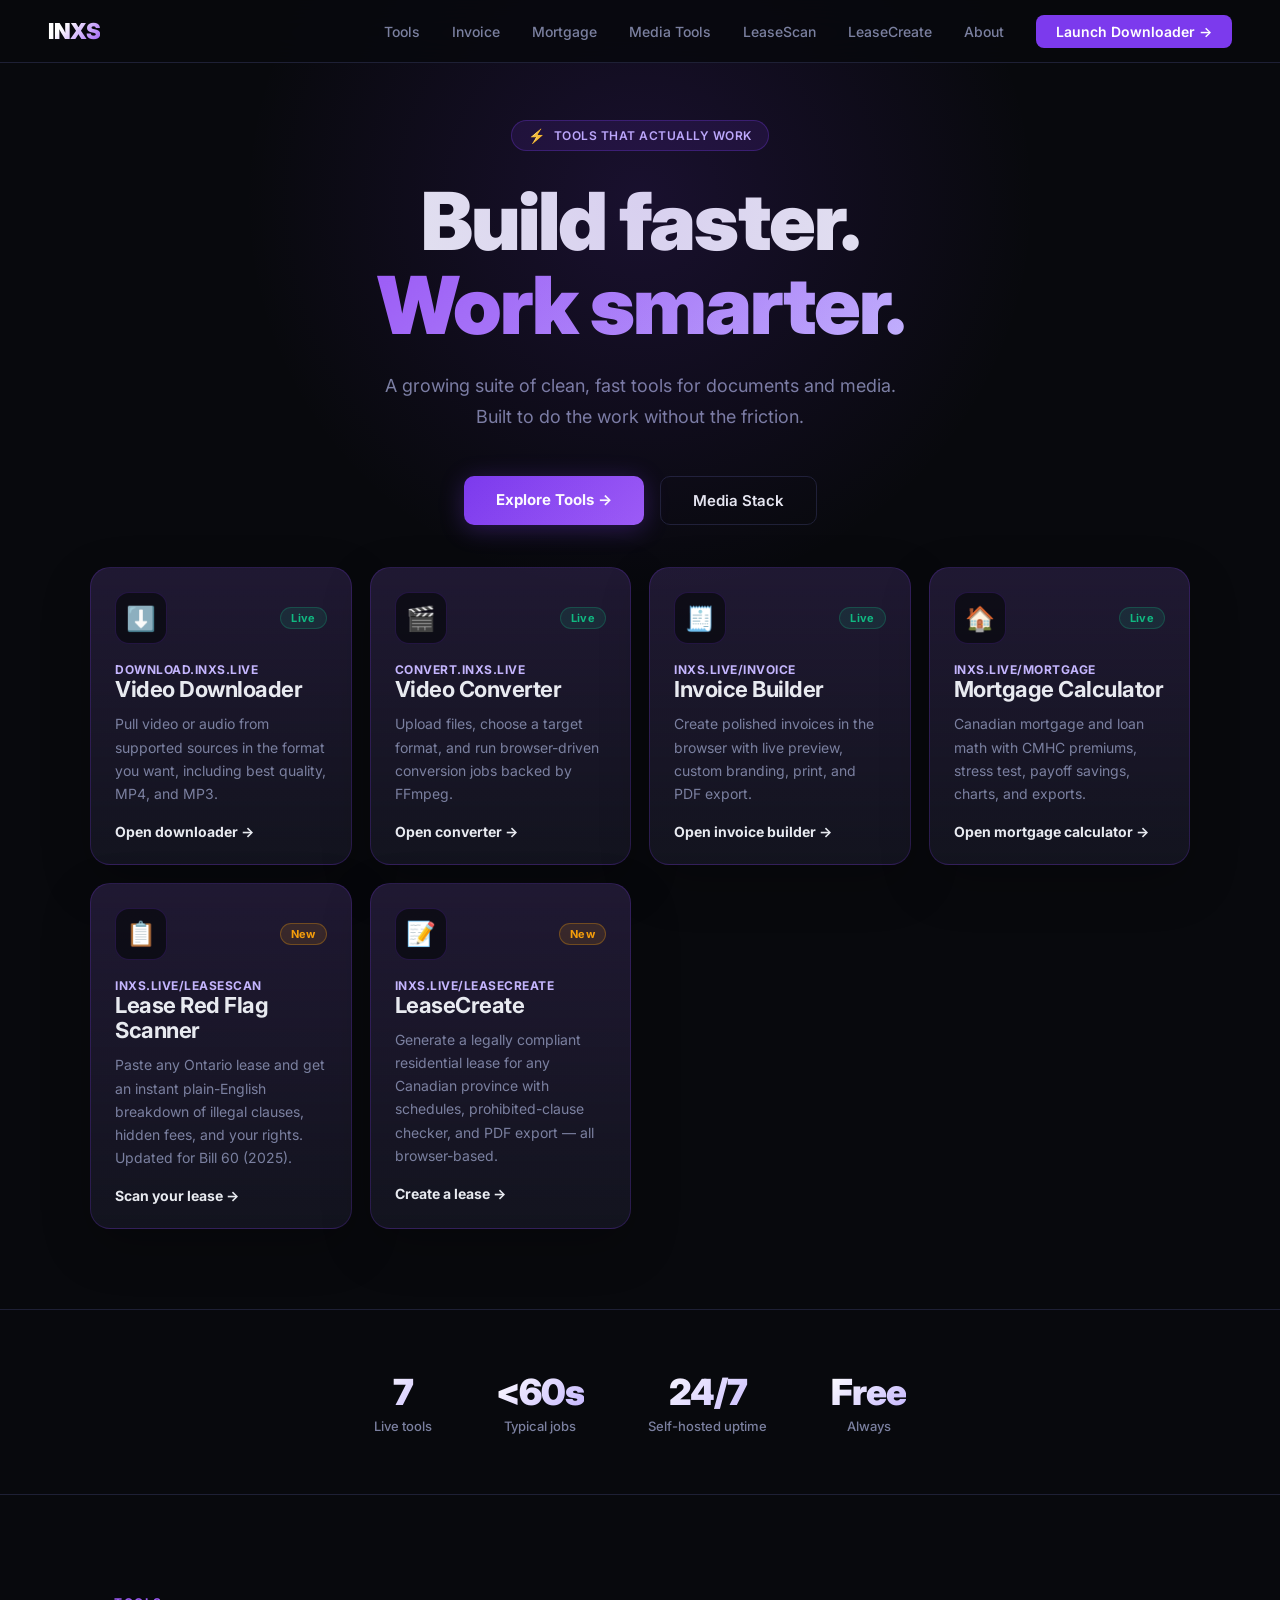
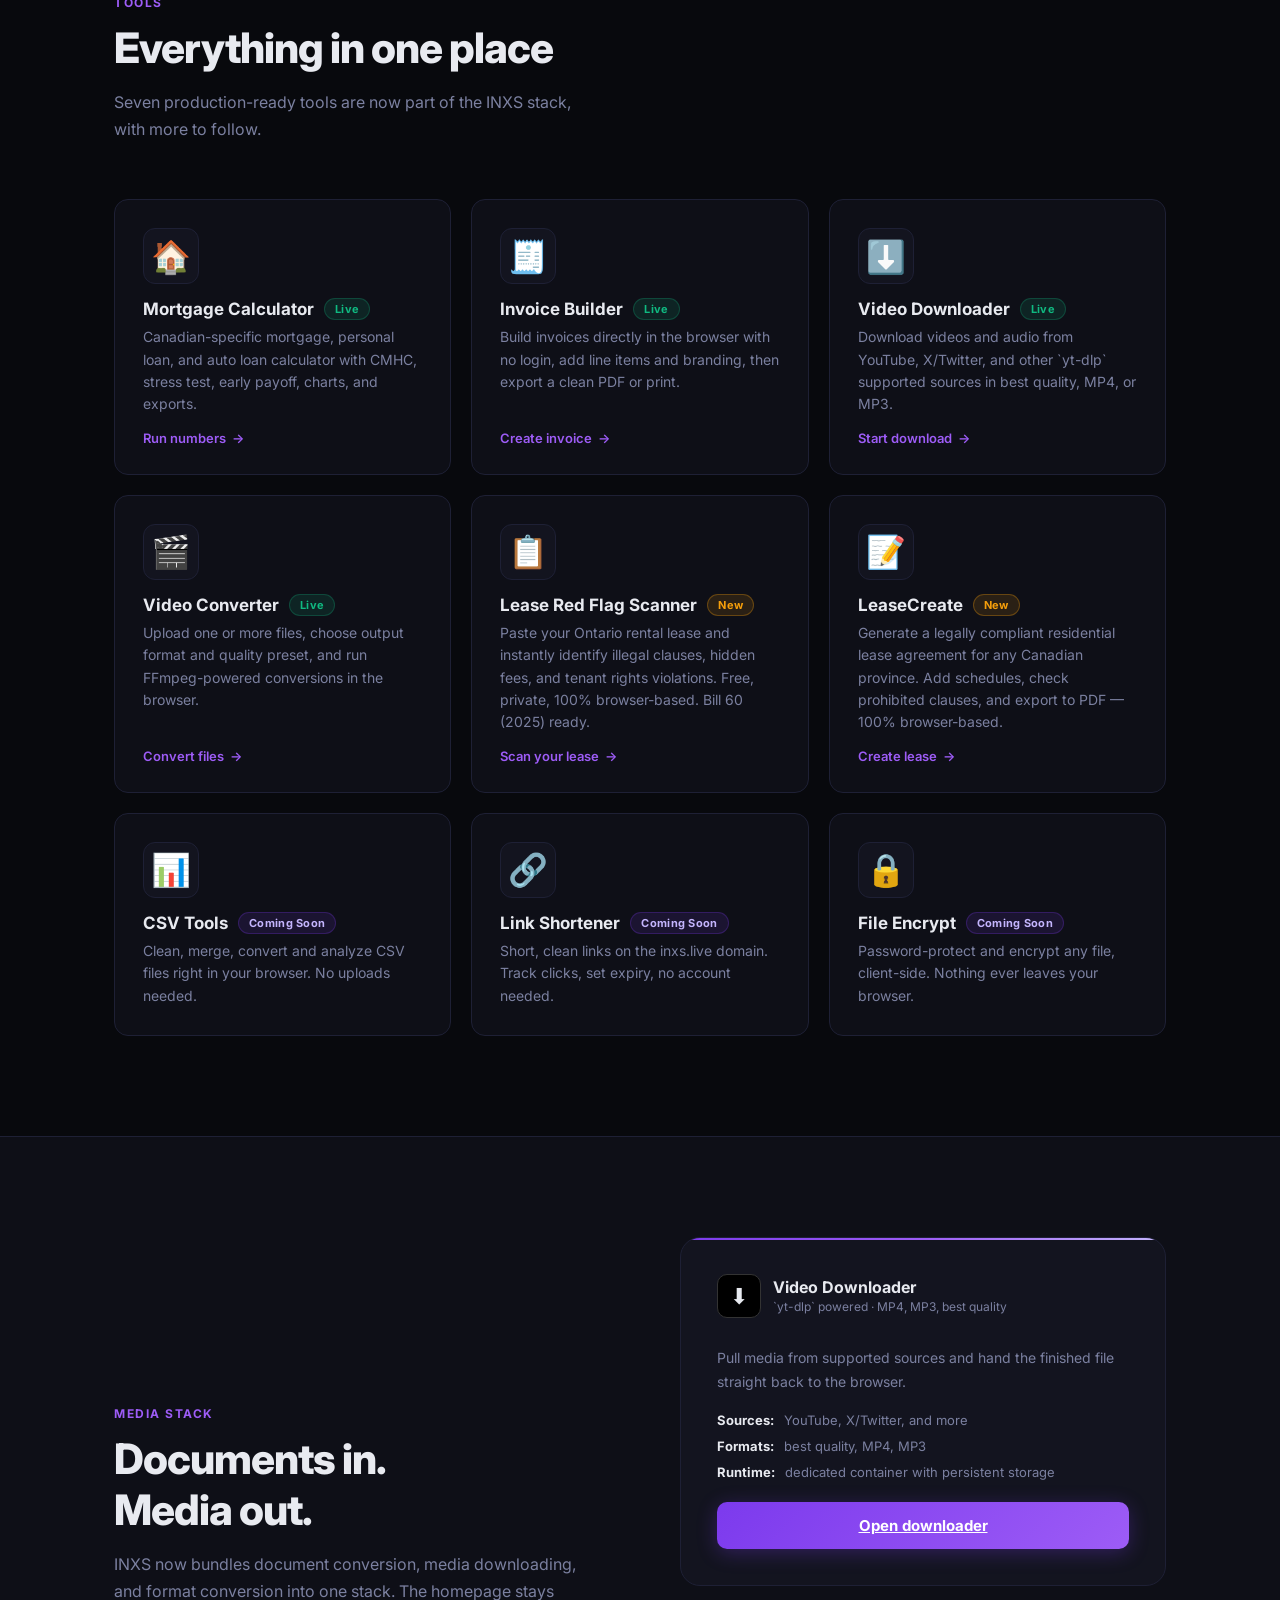
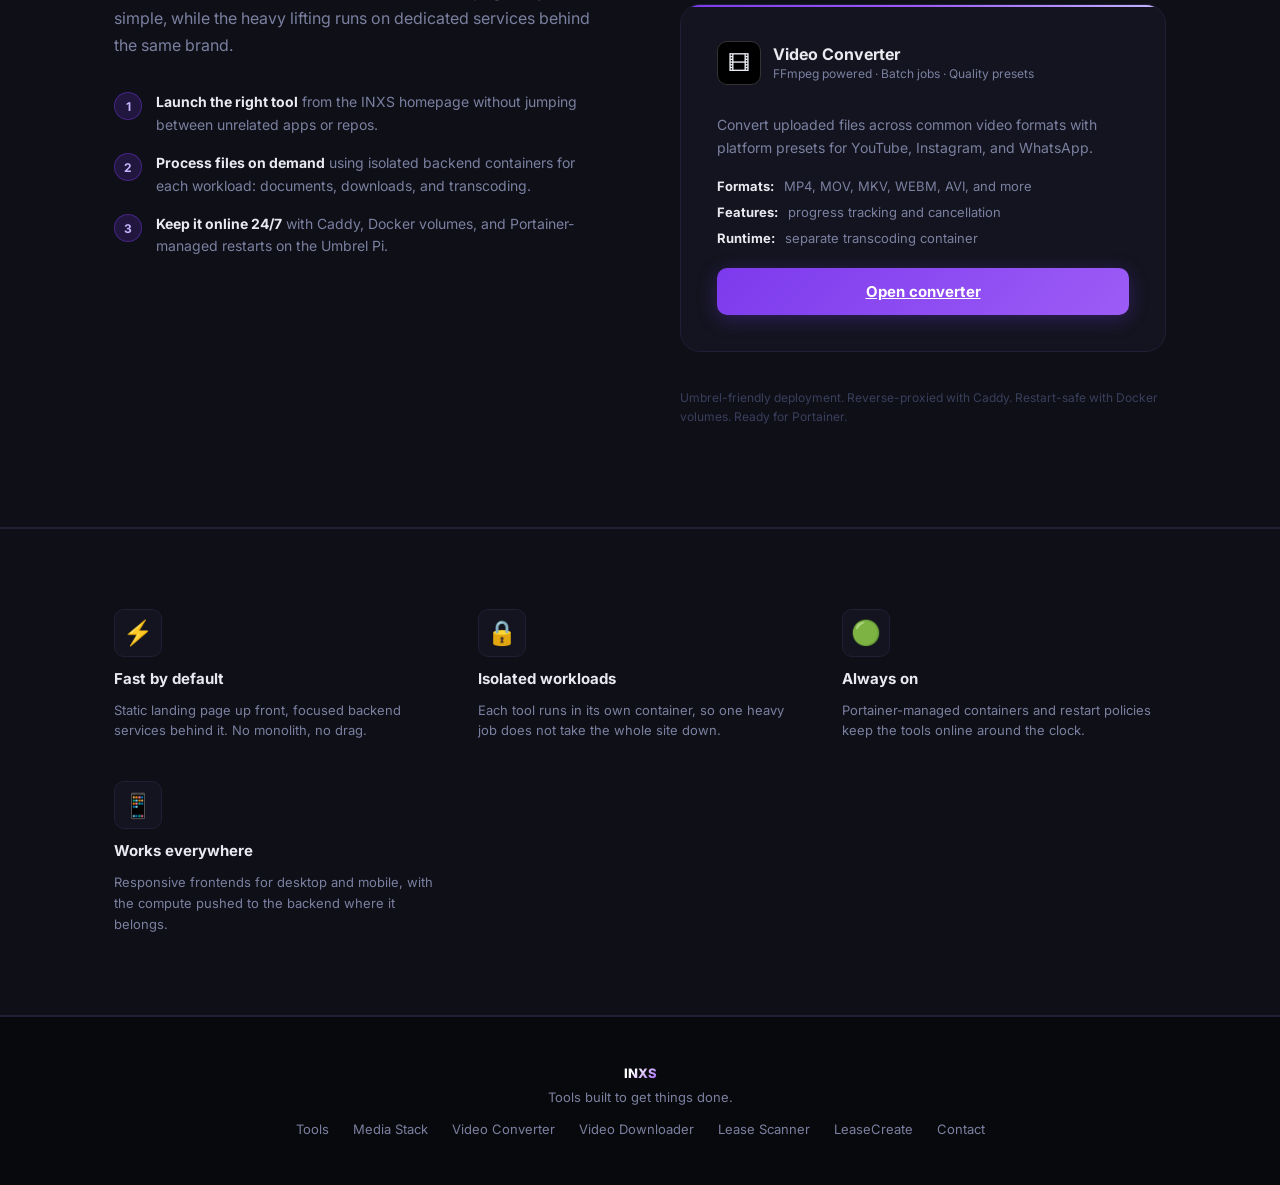
<file: index.html>
<!DOCTYPE html>
<html lang="en">
<head>
  <meta charset="UTF-8"/>
  <meta name="viewport" content="width=device-width, initial-scale=1.0"/>
  <title>INXS — Tools & Services</title>
  <meta name="description" content="A growing suite of tools and services. Fast, clean, built to get things done."/>
  <link rel="icon" type="image/png" href="/favicon.png" />
  <link rel="apple-touch-icon" href="/favicon-180.png" />
  <link rel="preconnect" href="https://fonts.googleapis.com"/>
  <link href="https://fonts.googleapis.com/css2?family=Inter:wght@300;400;500;600;700;800;900&display=swap" rel="stylesheet"/>
  <style>
    *, *::before, *::after { box-sizing: border-box; margin: 0; padding: 0; }

    :root {
      --bg:        #08090d;
      --bg2:       #0e0f17;
      --bg3:       #13141f;
      --border:    #1e2035;
      --purple:    #7c3aed;
      --purple2:   #9d5cf6;
      --purple3:   #c4b5fd;
      --purple-glow: rgba(124,58,237,0.18);
      --text:      #e8eaf0;
      --muted:     #7b80a0;
      --faint:     #3a3f5c;
    }

    html { scroll-behavior: smooth; }

    body {
      font-family: 'Inter', sans-serif;
      background: var(--bg);
      color: var(--text);
      min-height: 100vh;
      overflow-x: hidden;
    }

    /* ── NAV ── */
    nav {
      position: fixed;
      top: 0; left: 0; right: 0;
      z-index: 100;
      display: flex;
      align-items: center;
      justify-content: space-between;
      padding: 18px 48px;
      background: rgba(8,9,13,0.85);
      backdrop-filter: blur(16px);
      border-bottom: 1px solid var(--border);
    }

    .nav-logo {
      font-size: 22px;
      font-weight: 900;
      letter-spacing: -0.5px;
      background: linear-gradient(135deg, #fff 30%, var(--purple2));
      -webkit-background-clip: text;
      -webkit-text-fill-color: transparent;
    }

    .nav-links {
      display: flex;
      gap: 32px;
      list-style: none;
    }

    .nav-links a {
      color: var(--muted);
      text-decoration: none;
      font-size: 14px;
      font-weight: 500;
      transition: color 0.2s;
    }

    .nav-links a:hover { color: var(--text); }

    .nav-cta {
      background: var(--purple);
      color: #fff !important;
      padding: 8px 20px;
      border-radius: 8px;
      font-weight: 600 !important;
      transition: background 0.2s, transform 0.2s !important;
    }

    .nav-cta:hover {
      background: var(--purple2) !important;
      transform: translateY(-1px);
      color: #fff !important;
    }

    /* ── HERO ── */
    .hero {
      min-height: 100vh;
      display: flex;
      flex-direction: column;
      align-items: center;
      justify-content: center;
      text-align: center;
      padding: 120px 24px 80px;
      position: relative;
      overflow: hidden;
    }

    .hero::before {
      content: '';
      position: absolute;
      top: -200px; left: 50%;
      transform: translateX(-50%);
      width: 800px; height: 800px;
      background: radial-gradient(circle, rgba(124,58,237,0.15) 0%, transparent 70%);
      pointer-events: none;
    }

    .hero-badge {
      display: inline-flex;
      align-items: center;
      gap: 8px;
      background: rgba(124,58,237,0.12);
      border: 1px solid rgba(124,58,237,0.3);
      border-radius: 999px;
      padding: 6px 16px;
      font-size: 12px;
      font-weight: 600;
      color: var(--purple3);
      letter-spacing: 0.5px;
      text-transform: uppercase;
      margin-bottom: 28px;
    }

    .hero-badge span { font-size: 14px; }

    h1 {
      font-size: clamp(42px, 7vw, 80px);
      font-weight: 900;
      line-height: 1.05;
      letter-spacing: -2px;
      margin-bottom: 24px;
      max-width: 820px;
    }

    h1 em {
      font-style: normal;
      background: linear-gradient(135deg, var(--purple2), var(--purple3));
      -webkit-background-clip: text;
      -webkit-text-fill-color: transparent;
    }

    .hero-sub {
      font-size: 18px;
      color: var(--muted);
      max-width: 520px;
      line-height: 1.7;
      margin-bottom: 44px;
      font-weight: 400;
    }

    .hero-actions {
      display: flex;
      gap: 16px;
      flex-wrap: wrap;
      justify-content: center;
    }

    .featured-tools {
      width: min(1100px, 100%);
      margin-top: 42px;
      display: grid;
      grid-template-columns: repeat(auto-fit, minmax(240px, 1fr));
      gap: 18px;
    }

    .featured-tool {
      text-align: left;
      text-decoration: none;
      color: inherit;
      background:
        linear-gradient(180deg, rgba(157,92,246,0.12), rgba(19,20,31,0.92)),
        var(--bg2);
      border: 1px solid rgba(124,58,237,0.22);
      border-radius: 20px;
      padding: 24px;
      box-shadow: 0 18px 50px rgba(0,0,0,0.22);
      transition: transform 0.2s, border-color 0.2s, box-shadow 0.2s;
    }

    .featured-tool:hover {
      transform: translateY(-4px);
      border-color: rgba(124,58,237,0.5);
      box-shadow: 0 24px 60px rgba(124,58,237,0.16);
    }

    .featured-tool-top {
      display: flex;
      align-items: center;
      justify-content: space-between;
      gap: 16px;
      margin-bottom: 18px;
    }

    .featured-tool-icon {
      width: 52px;
      height: 52px;
      border-radius: 14px;
      display: flex;
      align-items: center;
      justify-content: center;
      background: rgba(8,9,13,0.7);
      border: 1px solid rgba(124,58,237,0.2);
      font-size: 24px;
    }

    .featured-tool-domain {
      font-size: 12px;
      color: var(--purple3);
      font-weight: 700;
      letter-spacing: 0.5px;
      text-transform: uppercase;
    }

    .featured-tool h3 {
      font-size: 22px;
      line-height: 1.15;
      letter-spacing: -0.5px;
      margin-bottom: 10px;
    }

    .featured-tool p {
      font-size: 14px;
      line-height: 1.65;
      color: var(--muted);
      margin-bottom: 18px;
    }

    .featured-tool-link {
      font-size: 14px;
      font-weight: 700;
      color: var(--text);
    }

    .btn-primary {
      background: linear-gradient(135deg, var(--purple), var(--purple2));
      color: #fff;
      padding: 14px 32px;
      border-radius: 10px;
      font-size: 15px;
      font-weight: 700;
      text-decoration: none;
      transition: transform 0.2s, box-shadow 0.2s;
      box-shadow: 0 4px 24px rgba(124,58,237,0.3);
    }

    .btn-primary:hover {
      transform: translateY(-2px);
      box-shadow: 0 8px 32px rgba(124,58,237,0.45);
    }

    .btn-ghost {
      background: transparent;
      color: var(--text);
      padding: 14px 32px;
      border-radius: 10px;
      font-size: 15px;
      font-weight: 600;
      text-decoration: none;
      border: 1px solid var(--border);
      transition: border-color 0.2s, background 0.2s;
    }

    .btn-ghost:hover {
      border-color: var(--faint);
      background: var(--bg3);
    }

    /* ── STATS ── */
    .stats {
      display: flex;
      justify-content: center;
      gap: 64px;
      padding: 60px 48px;
      border-top: 1px solid var(--border);
      border-bottom: 1px solid var(--border);
      flex-wrap: wrap;
    }

    .stat-item { text-align: center; }

    .stat-num {
      font-size: 36px;
      font-weight: 900;
      letter-spacing: -1px;
      background: linear-gradient(135deg, #fff, var(--purple3));
      -webkit-background-clip: text;
      -webkit-text-fill-color: transparent;
    }

    .stat-label {
      font-size: 13px;
      color: var(--muted);
      margin-top: 4px;
      font-weight: 500;
    }

    /* ── SECTION ── */
    section {
      max-width: 1100px;
      margin: 0 auto;
      padding: 100px 24px;
    }

    .section-tag {
      font-size: 12px;
      font-weight: 700;
      letter-spacing: 1.5px;
      text-transform: uppercase;
      color: var(--purple2);
      margin-bottom: 12px;
    }

    .section-title {
      font-size: clamp(28px, 4vw, 42px);
      font-weight: 800;
      letter-spacing: -1px;
      margin-bottom: 16px;
    }

    .section-sub {
      font-size: 16px;
      color: var(--muted);
      max-width: 480px;
      line-height: 1.7;
      margin-bottom: 56px;
    }

    /* ── TOOLS GRID ── */
    .tools-grid {
      display: grid;
      grid-template-columns: repeat(auto-fill, minmax(300px, 1fr));
      gap: 20px;
    }

    .tool-card {
      background: var(--bg2);
      border: 1px solid var(--border);
      border-radius: 14px;
      padding: 28px;
      text-decoration: none;
      color: inherit;
      display: flex;
      flex-direction: column;
      gap: 14px;
      transition: border-color 0.2s, transform 0.2s, box-shadow 0.2s;
      position: relative;
      overflow: hidden;
    }

    .tool-card::before {
      content: '';
      position: absolute;
      top: 0; left: 0; right: 0;
      height: 1px;
      background: linear-gradient(90deg, transparent, var(--purple), transparent);
      opacity: 0;
      transition: opacity 0.3s;
    }

    .tool-card:hover {
      border-color: rgba(124,58,237,0.4);
      transform: translateY(-3px);
      box-shadow: 0 12px 40px rgba(124,58,237,0.12);
    }

    .tool-card:hover::before { opacity: 1; }

    .tool-icon {
      font-size: 32px;
      width: 56px; height: 56px;
      background: var(--bg3);
      border-radius: 12px;
      display: flex;
      align-items: center;
      justify-content: center;
      border: 1px solid var(--border);
    }

    .tool-name {
      font-size: 17px;
      font-weight: 700;
      color: var(--text);
    }

    .tool-desc {
      font-size: 14px;
      color: var(--muted);
      line-height: 1.6;
    }

    .tool-link {
      font-size: 13px;
      font-weight: 600;
      color: var(--purple2);
      display: flex;
      align-items: center;
      gap: 6px;
      margin-top: auto;
    }

    .tool-badge {
      display: inline-block;
      font-size: 11px;
      font-weight: 700;
      padding: 3px 10px;
      border-radius: 999px;
      letter-spacing: 0.3px;
    }

    .badge-live {
      background: rgba(16,185,129,0.12);
      color: #10b981;
      border: 1px solid rgba(16,185,129,0.25);
    }

    .badge-soon {
      background: rgba(124,58,237,0.12);
      color: var(--purple3);
      border: 1px solid rgba(124,58,237,0.25);
    }

    .badge-new {
      background: rgba(245,158,11,0.12);
      color: #f59e0b;
      border: 1px solid rgba(245,158,11,0.3);
    }

    /* ── COMING SOON CARD ── */
    .tool-card.coming-soon {
      opacity: 0.55;
      cursor: default;
    }

    .tool-card.coming-soon:hover {
      transform: none;
      box-shadow: none;
      border-color: var(--border);
    }

    /* ── MEDIA TOOLS SECTION ── */
    .downloader-section {
      background: var(--bg2);
      border-top: 1px solid var(--border);
      border-bottom: 1px solid var(--border);
    }

    .downloader-inner {
      max-width: 1100px;
      margin: 0 auto;
      padding: 100px 24px;
      display: grid;
      grid-template-columns: 1fr 1fr;
      gap: 80px;
      align-items: center;
    }

    .downloader-copy .section-sub { margin-bottom: 0; }

    .downloader-steps {
      margin-top: 32px;
      display: flex;
      flex-direction: column;
      gap: 16px;
    }

    .downloader-step {
      display: flex;
      align-items: flex-start;
      gap: 14px;
    }

    .step-num {
      width: 28px;
      height: 28px;
      min-width: 28px;
      background: var(--purple-glow);
      border: 1px solid rgba(124,58,237,0.4);
      border-radius: 50%;
      display: flex;
      align-items: center;
      justify-content: center;
      font-size: 12px;
      font-weight: 700;
      color: var(--purple3);
      margin-top: 1px;
    }

    .step-text {
      font-size: 14px;
      color: var(--muted);
      line-height: 1.6;
    }

    .step-text strong { color: var(--text); }

    /* ── TOOL LAUNCH CARDS ── */
    .launch-grid {
      display: grid;
      gap: 18px;
    }

    .downloader-widget {
      background: var(--bg3);
      border: 1px solid var(--border);
      border-radius: 20px;
      padding: 36px;
      position: relative;
      overflow: hidden;
    }

    .downloader-widget::before {
      content: '';
      position: absolute;
      top: 0; left: 0; right: 0;
      height: 2px;
      background: linear-gradient(90deg, var(--purple), var(--purple2), var(--purple3));
    }

    .widget-header {
      display: flex;
      align-items: center;
      gap: 12px;
      margin-bottom: 28px;
    }

    .widget-icon {
      width: 44px;
      height: 44px;
      background: #000;
      border-radius: 10px;
      display: flex;
      align-items: center;
      justify-content: center;
      font-size: 22px;
      border: 1px solid #333;
    }

    .widget-title {
      font-size: 16px;
      font-weight: 700;
    }

    .widget-sub {
      font-size: 12px;
      color: var(--muted);
      margin-top: 2px;
    }

    .launch-card p {
      font-size: 14px;
      line-height: 1.7;
      color: var(--muted);
      margin-bottom: 18px;
    }

    .launch-list {
      list-style: none;
      display: grid;
      gap: 10px;
      margin-bottom: 22px;
    }

    .launch-list li {
      font-size: 13px;
      color: var(--muted);
      display: flex;
      gap: 10px;
      align-items: flex-start;
    }

    .launch-list strong {
      color: var(--text);
      font-weight: 700;
    }

    .dl-btn {
      width: 100%;
      padding: 14px;
      background: linear-gradient(135deg, var(--purple), var(--purple2));
      color: #fff;
      border: none;
      border-radius: 10px;
      font-size: 15px;
      font-weight: 700;
      font-family: inherit;
      cursor: pointer;
      transition: transform 0.15s, box-shadow 0.15s, opacity 0.15s;
      box-shadow: 0 4px 20px rgba(124,58,237,0.3);
      display: flex;
      align-items: center;
      justify-content: center;
      gap: 8px;
    }

    .dl-btn:hover {
      transform: translateY(-1px);
      box-shadow: 0 8px 28px rgba(124,58,237,0.45);
    }

    .privacy-note {
      margin-top: 18px;
      font-size: 12px;
      color: var(--faint);
      line-height: 1.6;
    }

    /* ── FEATURE STRIP ── */
    .features {
      background: var(--bg2);
      border-top: 1px solid var(--border);
      border-bottom: 1px solid var(--border);
    }

    .features-inner {
      max-width: 1100px;
      margin: 0 auto;
      padding: 80px 24px;
      display: grid;
      grid-template-columns: repeat(auto-fill, minmax(240px, 1fr));
      gap: 40px;
    }

    .feature-item { display: flex; flex-direction: column; gap: 12px; }

    .feature-icon {
      font-size: 24px;
      width: 48px; height: 48px;
      background: var(--bg3);
      border-radius: 10px;
      display: flex;
      align-items: center;
      justify-content: center;
      border: 1px solid var(--border);
    }

    .feature-title {
      font-size: 15px;
      font-weight: 700;
    }

    .feature-desc {
      font-size: 13px;
      color: var(--muted);
      line-height: 1.6;
    }

    /* ── FOOTER ── */
    footer {
      text-align: center;
      padding: 48px 24px;
      border-top: 1px solid var(--border);
      color: var(--muted);
      font-size: 13px;
    }

    footer strong {
      background: linear-gradient(135deg, #fff 30%, var(--purple2));
      -webkit-background-clip: text;
      -webkit-text-fill-color: transparent;
      font-weight: 800;
    }

    footer .footer-links {
      display: flex;
      justify-content: center;
      gap: 24px;
      margin-top: 16px;
    }

    footer .footer-links a {
      color: var(--muted);
      text-decoration: none;
      font-size: 13px;
      transition: color 0.2s;
    }

    footer .footer-links a:hover { color: var(--text); }

    /* ── RESPONSIVE ── */
    @media (max-width: 900px) {
      .downloader-inner {
        grid-template-columns: 1fr;
        gap: 48px;
      }

      .featured-tools {
        grid-template-columns: 1fr;
      }
    }

    @media (max-width: 768px) {
      nav { padding: 16px 20px; }
      .nav-links { display: none; }
      .stats { gap: 32px; padding: 48px 24px; }
    }

    /* ── SCROLL ANIMATION ── */
    .fade-up {
      opacity: 0;
      transform: translateY(24px);
      transition: opacity 0.6s ease, transform 0.6s ease;
    }

    .fade-up.visible {
      opacity: 1;
      transform: none;
    }
  </style>
</head>
<body>

  <!-- NAV -->
  <nav>
    <div class="nav-logo">INXS</div>
    <ul class="nav-links">
      <li><a href="#tools">Tools</a></li>
      <li><a href="/invoice">Invoice</a></li>
      <li><a href="/mortgage">Mortgage</a></li>
      <li><a href="#downloader">Media Tools</a></li>
      <li><a href="/leasescan">LeaseScan</a></li>
      <li><a href="/leasecreate/">LeaseCreate</a></li>
      <li><a href="#about">About</a></li>
      <li><a href="https://download.inxs.live" class="nav-cta">Launch Downloader →</a></li>
    </ul>
  </nav>

  <!-- HERO -->
  <div class="hero">
    <div class="hero-badge"><span>⚡</span> Tools that actually work</div>
    <h1>Build faster.<br/><em>Work smarter.</em></h1>
    <p class="hero-sub">A growing suite of clean, fast tools for documents and media. Built to do the work without the friction.</p>
    <div class="hero-actions">
      <a href="#tools" class="btn-primary">Explore Tools →</a>
      <a href="#downloader" class="btn-ghost">Media Stack</a>
    </div>
    <div class="featured-tools fade-up">
      <a class="featured-tool" href="https://download.inxs.live">
        <div class="featured-tool-top">
          <div class="featured-tool-icon">⬇️</div>
          <div class="tool-badge badge-live">Live</div>
        </div>
        <div class="featured-tool-domain">download.inxs.live</div>
        <h3>Video Downloader</h3>
        <p>Pull video or audio from supported sources in the format you want, including best quality, MP4, and MP3.</p>
        <div class="featured-tool-link">Open downloader →</div>
      </a>
      <a class="featured-tool" href="https://convert.inxs.live">
        <div class="featured-tool-top">
          <div class="featured-tool-icon">🎬</div>
          <div class="tool-badge badge-live">Live</div>
        </div>
        <div class="featured-tool-domain">convert.inxs.live</div>
        <h3>Video Converter</h3>
        <p>Upload files, choose a target format, and run browser-driven conversion jobs backed by FFmpeg.</p>
        <div class="featured-tool-link">Open converter →</div>
      </a>
      <a class="featured-tool" href="/invoice">
        <div class="featured-tool-top">
          <div class="featured-tool-icon">🧾</div>
          <div class="tool-badge badge-live">Live</div>
        </div>
        <div class="featured-tool-domain">inxs.live/invoice</div>
        <h3>Invoice Builder</h3>
        <p>Create polished invoices in the browser with live preview, custom branding, print, and PDF export.</p>
        <div class="featured-tool-link">Open invoice builder →</div>
      </a>
      <a class="featured-tool" href="/mortgage">
        <div class="featured-tool-top">
          <div class="featured-tool-icon">🏠</div>
          <div class="tool-badge badge-live">Live</div>
        </div>
        <div class="featured-tool-domain">inxs.live/mortgage</div>
        <h3>Mortgage Calculator</h3>
        <p>Canadian mortgage and loan math with CMHC premiums, stress test, payoff savings, charts, and exports.</p>
        <div class="featured-tool-link">Open mortgage calculator →</div>
      </a>
      <a class="featured-tool" href="/leasescan">
        <div class="featured-tool-top">
          <div class="featured-tool-icon">📋</div>
          <div class="tool-badge badge-new">New</div>
        </div>
        <div class="featured-tool-domain">inxs.live/leasescan</div>
        <h3>Lease Red Flag Scanner</h3>
        <p>Paste any Ontario lease and get an instant plain-English breakdown of illegal clauses, hidden fees, and your rights. Updated for Bill 60 (2025).</p>
        <div class="featured-tool-link">Scan your lease →</div>
      </a>
      <a class="featured-tool" href="/leasecreate/">
        <div class="featured-tool-top">
          <div class="featured-tool-icon">📝</div>
          <div class="tool-badge badge-new">New</div>
        </div>
        <div class="featured-tool-domain">inxs.live/leasecreate</div>
        <h3>LeaseCreate</h3>
        <p>Generate a legally compliant residential lease for any Canadian province with schedules, prohibited-clause checker, and PDF export — all browser-based.</p>
        <div class="featured-tool-link">Create a lease →</div>
      </a>
    </div>
  </div>

  <!-- STATS -->
  <div class="stats">
    <div class="stat-item fade-up">
      <div class="stat-num">7</div>
      <div class="stat-label">Live tools</div>
    </div>
    <div class="stat-item fade-up">
      <div class="stat-num">&lt;60s</div>
      <div class="stat-label">Typical jobs</div>
    </div>
    <div class="stat-item fade-up">
      <div class="stat-num">24/7</div>
      <div class="stat-label">Self-hosted uptime</div>
    </div>
    <div class="stat-item fade-up">
      <div class="stat-num">Free</div>
      <div class="stat-label">Always</div>
    </div>
  </div>

  <!-- TOOLS -->
  <section id="tools">
    <div class="section-tag fade-up">Tools</div>
    <h2 class="section-title fade-up">Everything in one place</h2>
    <p class="section-sub fade-up">Seven production-ready tools are now part of the INXS stack, with more to follow.</p>

    <div class="tools-grid">

      <a href="/mortgage" class="tool-card fade-up">
        <div class="tool-icon">🏠</div>
        <div>
          <div style="display:flex;align-items:center;gap:10px;margin-bottom:6px;">
            <div class="tool-name">Mortgage Calculator</div>
            <span class="tool-badge badge-live">Live</span>
          </div>
          <div class="tool-desc">Canadian-specific mortgage, personal loan, and auto loan calculator with CMHC, stress test, early payoff, charts, and exports.</div>
        </div>
        <div class="tool-link">Run numbers <span>→</span></div>
      </a>

      <a href="/invoice" class="tool-card fade-up">
        <div class="tool-icon">🧾</div>
        <div>
          <div style="display:flex;align-items:center;gap:10px;margin-bottom:6px;">
            <div class="tool-name">Invoice Builder</div>
            <span class="tool-badge badge-live">Live</span>
          </div>
          <div class="tool-desc">Build invoices directly in the browser with no login, add line items and branding, then export a clean PDF or print.</div>
        </div>
        <div class="tool-link">Create invoice <span>→</span></div>
      </a>

      <a href="https://download.inxs.live" class="tool-card fade-up">
        <div class="tool-icon">⬇️</div>
        <div>
          <div style="display:flex;align-items:center;gap:10px;margin-bottom:6px;">
            <div class="tool-name">Video Downloader</div>
            <span class="tool-badge badge-live">Live</span>
          </div>
          <div class="tool-desc">Download videos and audio from YouTube, X/Twitter, and other `yt-dlp` supported sources in best quality, MP4, or MP3.</div>
        </div>
        <div class="tool-link">Start download <span>→</span></div>
      </a>

      <a href="https://convert.inxs.live" class="tool-card fade-up">
        <div class="tool-icon">🎬</div>
        <div>
          <div style="display:flex;align-items:center;gap:10px;margin-bottom:6px;">
            <div class="tool-name">Video Converter</div>
            <span class="tool-badge badge-live">Live</span>
          </div>
          <div class="tool-desc">Upload one or more files, choose output format and quality preset, and run FFmpeg-powered conversions in the browser.</div>
        </div>
        <div class="tool-link">Convert files <span>→</span></div>
      </a>

      <a href="/leasescan" class="tool-card fade-up">
        <div class="tool-icon">📋</div>
        <div>
          <div style="display:flex;align-items:center;gap:10px;margin-bottom:6px;">
            <div class="tool-name">Lease Red Flag Scanner</div>
            <span class="tool-badge badge-new">New</span>
          </div>
          <div class="tool-desc">Paste your Ontario rental lease and instantly identify illegal clauses, hidden fees, and tenant rights violations. Free, private, 100% browser-based. Bill 60 (2025) ready.</div>
        </div>
        <div class="tool-link">Scan your lease <span>→</span></div>
      </a>

      <a href="/leasecreate/" class="tool-card fade-up">
        <div class="tool-icon">📝</div>
        <div>
          <div style="display:flex;align-items:center;gap:10px;margin-bottom:6px;">
            <div class="tool-name">LeaseCreate</div>
            <span class="tool-badge badge-new">New</span>
          </div>
          <div class="tool-desc">Generate a legally compliant residential lease agreement for any Canadian province. Add schedules, check prohibited clauses, and export to PDF — 100% browser-based.</div>
        </div>
        <div class="tool-link">Create lease <span>→</span></div>
      </a>

      <div class="tool-card coming-soon fade-up">
        <div class="tool-icon">📊</div>
        <div>
          <div style="display:flex;align-items:center;gap:10px;margin-bottom:6px;">
            <div class="tool-name">CSV Tools</div>
            <span class="tool-badge badge-soon">Coming Soon</span>
          </div>
          <div class="tool-desc">Clean, merge, convert and analyze CSV files right in your browser. No uploads needed.</div>
        </div>
      </div>

      <div class="tool-card coming-soon fade-up">
        <div class="tool-icon">🔗</div>
        <div>
          <div style="display:flex;align-items:center;gap:10px;margin-bottom:6px;">
            <div class="tool-name">Link Shortener</div>
            <span class="tool-badge badge-soon">Coming Soon</span>
          </div>
          <div class="tool-desc">Short, clean links on the inxs.live domain. Track clicks, set expiry, no account needed.</div>
        </div>
      </div>

      <div class="tool-card coming-soon fade-up">
        <div class="tool-icon">🔒</div>
        <div>
          <div style="display:flex;align-items:center;gap:10px;margin-bottom:6px;">
            <div class="tool-name">File Encrypt</div>
            <span class="tool-badge badge-soon">Coming Soon</span>
          </div>
          <div class="tool-desc">Password-protect and encrypt any file, client-side. Nothing ever leaves your browser.</div>
        </div>
      </div>

    </div>
  </section>

  <!-- ══════════════════════════════════════════
       MEDIA TOOLS SECTION
       ══════════════════════════════════════════ -->
  <div class="downloader-section" id="downloader">
    <div class="downloader-inner">

      <div class="downloader-copy fade-up">
        <div class="section-tag">Media Stack</div>
        <h2 class="section-title">Documents in.<br/>Media out.</h2>
        <p class="section-sub">
          INXS now bundles document conversion, media downloading, and format conversion into one stack.
          The homepage stays simple, while the heavy lifting runs on dedicated services behind the same brand.
        </p>

        <div class="downloader-steps">
          <div class="downloader-step">
            <div class="step-num">1</div>
            <div class="step-text">
              <strong>Launch the right tool</strong> from the INXS homepage without jumping between unrelated apps or repos.
            </div>
          </div>
          <div class="downloader-step">
            <div class="step-num">2</div>
            <div class="step-text">
              <strong>Process files on demand</strong> using isolated backend containers for each workload: documents, downloads, and transcoding.
            </div>
          </div>
          <div class="downloader-step">
            <div class="step-num">3</div>
            <div class="step-text">
              <strong>Keep it online 24/7</strong> with Caddy, Docker volumes, and Portainer-managed restarts on the Umbrel Pi.
            </div>
          </div>
        </div>
      </div>

      <div class="launch-grid fade-up">
        <div class="downloader-widget launch-card">
          <div class="widget-header">
            <div class="widget-icon">⬇</div>
            <div>
              <div class="widget-title">Video Downloader</div>
              <div class="widget-sub">`yt-dlp` powered · MP4, MP3, best quality</div>
            </div>
          </div>
          <p>Pull media from supported sources and hand the finished file straight back to the browser.</p>
          <ul class="launch-list">
            <li><strong>Sources:</strong> YouTube, X/Twitter, and more</li>
            <li><strong>Formats:</strong> best quality, MP4, MP3</li>
            <li><strong>Runtime:</strong> dedicated container with persistent storage</li>
          </ul>
          <a class="dl-btn" href="https://download.inxs.live">Open downloader</a>
        </div>

        <div class="downloader-widget launch-card">
          <div class="widget-header">
            <div class="widget-icon">🎞</div>
            <div>
              <div class="widget-title">Video Converter</div>
              <div class="widget-sub">FFmpeg powered · Batch jobs · Quality presets</div>
            </div>
          </div>
          <p>Convert uploaded files across common video formats with platform presets for YouTube, Instagram, and WhatsApp.</p>
          <ul class="launch-list">
            <li><strong>Formats:</strong> MP4, MOV, MKV, WEBM, AVI, and more</li>
            <li><strong>Features:</strong> progress tracking and cancellation</li>
            <li><strong>Runtime:</strong> separate transcoding container</li>
          </ul>
          <a class="dl-btn" href="https://convert.inxs.live">Open converter</a>
        </div>

        <p class="privacy-note">
          Umbrel-friendly deployment. Reverse-proxied with Caddy. Restart-safe with Docker volumes. Ready for Portainer.
        </p>
      </div>

    </div>
  </div>

  <!-- FEATURES -->
  <div class="features" id="about">
    <div class="features-inner">
      <div class="feature-item fade-up">
        <div class="feature-icon">⚡</div>
        <div class="feature-title">Fast by default</div>
        <div class="feature-desc">Static landing page up front, focused backend services behind it. No monolith, no drag.</div>
      </div>
      <div class="feature-item fade-up">
        <div class="feature-icon">🔒</div>
        <div class="feature-title">Isolated workloads</div>
        <div class="feature-desc">Each tool runs in its own container, so one heavy job does not take the whole site down.</div>
      </div>
      <div class="feature-item fade-up">
        <div class="feature-icon">🟢</div>
        <div class="feature-title">Always on</div>
        <div class="feature-desc">Portainer-managed containers and restart policies keep the tools online around the clock.</div>
      </div>
      <div class="feature-item fade-up">
        <div class="feature-icon">📱</div>
        <div class="feature-title">Works everywhere</div>
        <div class="feature-desc">Responsive frontends for desktop and mobile, with the compute pushed to the backend where it belongs.</div>
      </div>
    </div>
  </div>

  <!-- FOOTER -->
  <footer>
    <strong>INXS</strong>
    <p style="margin-top:8px;">Tools built to get things done.</p>
    <div class="footer-links">
      <a href="#tools">Tools</a>
      <a href="#downloader">Media Stack</a>
      <a href="https://convert.inxs.live">Video Converter</a>
      <a href="https://download.inxs.live">Video Downloader</a>
      <a href="/leasescan">Lease Scanner</a>
      <a href="/leasecreate/">LeaseCreate</a>
      <a href="mailto:hello@inxs.live">Contact</a>
    </div>
  </footer>

  <script>
    const observer = new IntersectionObserver((entries) => {
      entries.forEach((entry) => {
        if (entry.isIntersecting) {
          entry.target.classList.add('visible');
          observer.unobserve(entry.target);
        }
      });
    }, { threshold: 0.12 });

    document.querySelectorAll('.fade-up').forEach((item) => observer.observe(item));
  </script>

</body>
</html>
</file>
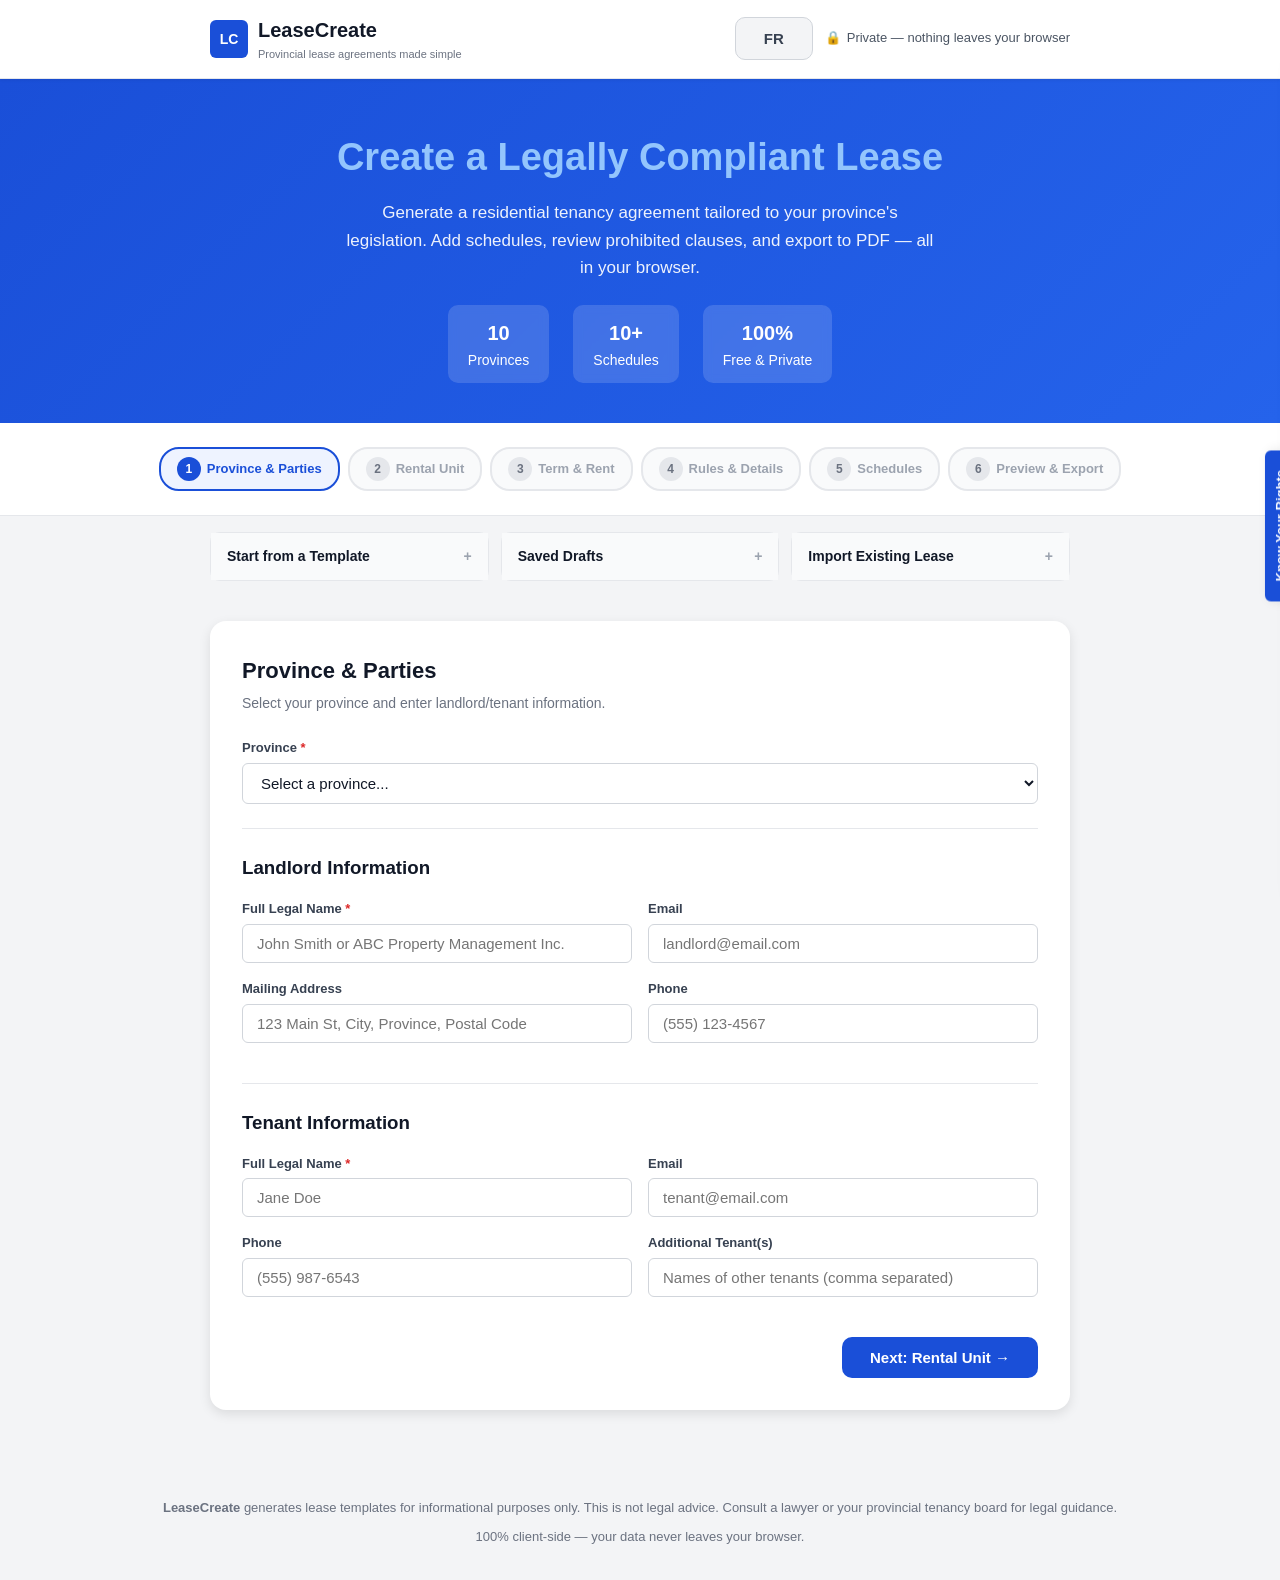
<file: leasecreate/index.html>
<!DOCTYPE html>
<html lang="en">
<head>
  <meta charset="UTF-8" />
  <meta name="viewport" content="width=device-width, initial-scale=1.0" />
  <title>LeaseCreate — Canadian Residential Lease Agreement Generator</title>
  <meta name="description" content="Generate legally compliant residential lease agreements for any Canadian province. Free, private, 100% browser-based. Includes schedules, deposit rules, and provincial legislation references." />
  <meta name="keywords" content="lease agreement generator, Canadian lease, Ontario standard lease, BC rental agreement, Alberta lease, residential tenancy agreement, lease creator, rental agreement template" />
  <meta name="robots" content="index, follow" />

  <!-- Open Graph -->
  <meta property="og:title" content="LeaseCreate — Canadian Lease Agreement Generator" />
  <meta property="og:description" content="Generate legally compliant residential lease agreements for any Canadian province. Free, private, 100% browser-based." />
  <meta property="og:type" content="website" />

  <!-- Schema.org -->
  <script type="application/ld+json">
  {
    "@context": "https://schema.org",
    "@type": "WebApplication",
    "name": "LeaseCreate",
    "description": "Free browser-based Canadian residential lease agreement generator with provincial compliance, schedules, and legal references.",
    "applicationCategory": "UtilitiesApplication",
    "operatingSystem": "Any",
    "offers": { "@type": "Offer", "price": "0", "priceCurrency": "CAD" },
    "areaServed": { "@type": "Country", "name": "Canada" }
  }
  </script>

  <link rel="stylesheet" href="/leasecreate/css/styles.css" />
</head>
<body>

<!-- ── Header ──────────────────────────────────────────────────────────────── -->
<header class="site-header">
  <div class="header-inner">
    <a href="/" class="logo" aria-label="LeaseCreate home">
      <div class="logo-icon">LC</div>
      <div>
        <div class="logo-text" data-i18n="app.name">LeaseCreate</div>
        <div class="logo-tagline" data-i18n="app.tagline">Provincial lease agreements made simple</div>
      </div>
    </a>
    <div class="header-actions">
<button class="btn btn-sm btn-secondary" id="lang-switch" title="Toggle French/English">FR</button>
      <div class="header-badge">
        <span>&#128274;</span> <span data-i18n="app.privacy">Private — nothing leaves your browser</span>
      </div>
    </div>
  </div>
</header>

<!-- ── Hero ─────────────────────────────────────────────────────────────────── -->
<section class="hero">
  <div class="container">
    <h1><span data-i18n="hero.title.pre">Create a </span><span data-i18n="hero.title.highlight">Legally Compliant</span><span data-i18n="hero.title.post"> Lease</span></h1>
    <p data-i18n="hero.subtitle">
      Generate a residential tenancy agreement tailored to your province's legislation.
      Add schedules, review prohibited clauses, and export to PDF — all in your browser.
    </p>
    <div class="hero-features">
      <div class="hero-feature"><strong>10</strong> <span data-i18n="hero.provinces">Provinces</span></div>
      <div class="hero-feature"><strong>10+</strong> <span data-i18n="hero.schedules">Schedules</span></div>
      <div class="hero-feature"><strong>100%</strong> <span data-i18n="hero.free">Free &amp; Private</span></div>
    </div>
  </div>
</section>

<!-- ── Step Indicator ──────────────────────────────────────────────────────── -->
<div class="step-indicator">
  <div class="step active">
    <span class="step-num">1</span>
    <span class="step-label" data-i18n="step.1">Province &amp; Parties</span>
  </div>
  <div class="step">
    <span class="step-num">2</span>
    <span class="step-label" data-i18n="step.2">Rental Unit</span>
  </div>
  <div class="step">
    <span class="step-num">3</span>
    <span class="step-label" data-i18n="step.3">Term &amp; Rent</span>
  </div>
  <div class="step">
    <span class="step-num">4</span>
    <span class="step-label" data-i18n="step.4">Rules &amp; Details</span>
  </div>
  <div class="step">
    <span class="step-num">5</span>
    <span class="step-label" data-i18n="step.5">Schedules</span>
  </div>
  <div class="step">
    <span class="step-num">6</span>
    <span class="step-label" data-i18n="step.6">Preview &amp; Export</span>
  </div>
</div>

<!-- ── Rights Sidebar (Feature 5) ──────────────────────────────────────────── -->
<button class="rights-toggle" id="rights-toggle" data-i18n="rights.toggle">Know Your Rights</button>
<aside class="rights-sidebar" id="rights-sidebar"></aside>

<main>
<div class="container">

<!-- ── Templates & Drafts Bar (Features 9 & 10) ────────────────────────────── -->
<div class="toolbar-bar">
  <details class="toolbar-section">
    <summary data-i18n="templates.title">Start from a Template</summary>
    <div id="template-container"></div>
  </details>
  <details class="toolbar-section">
    <summary data-i18n="drafts.load">Saved Drafts</summary>
    <div id="drafts-container"></div>
  </details>
  <details class="toolbar-section">
    <summary>Import Existing Lease</summary>
    <div id="import-container"></div>
  </details>
</div>

<!-- ══════════════════════════════════════════════════════════════════════════ -->
<!-- STEP 1: Province & Parties                                               -->
<!-- ══════════════════════════════════════════════════════════════════════════ -->
<div class="form-step active" data-step="1">
  <div class="step-card">
    <h2 data-i18n="step1.title">Province &amp; Parties</h2>
    <p class="step-desc" data-i18n="step1.desc">Select your province and enter landlord/tenant information.</p>

    <div class="form-group">
      <label for="province"><span data-i18n="step1.province">Province</span> <span class="required">*</span></label>
      <select id="province" required>
        <option value="">Select a province...</option>
      </select>
    </div>

    <div id="province-info" hidden></div>

    <hr style="margin: 24px 0; border: none; border-top: 1px solid var(--gray-200);">

    <h3 style="margin-bottom: 16px;" data-i18n="step1.landlord">Landlord Information</h3>
    <div class="form-row">
      <div class="form-group">
        <label for="landlordName"><span data-i18n="step1.landlord.name">Full Legal Name</span> <span class="required">*</span></label>
        <input type="text" id="landlordName" required placeholder="John Smith or ABC Property Management Inc.">
      </div>
      <div class="form-group">
        <label for="landlordEmail" data-i18n="step1.landlord.email">Email</label>
        <input type="email" id="landlordEmail" placeholder="landlord@email.com">
      </div>
    </div>
    <div class="form-row">
      <div class="form-group">
        <label for="landlordAddress" data-i18n="step1.landlord.address">Mailing Address</label>
        <input type="text" id="landlordAddress" placeholder="123 Main St, City, Province, Postal Code">
      </div>
      <div class="form-group">
        <label for="landlordPhone" data-i18n="step1.landlord.phone">Phone</label>
        <input type="tel" id="landlordPhone" placeholder="(555) 123-4567">
      </div>
    </div>

    <hr style="margin: 24px 0; border: none; border-top: 1px solid var(--gray-200);">

    <h3 style="margin-bottom: 16px;" data-i18n="step1.tenant">Tenant Information</h3>
    <div class="form-row">
      <div class="form-group">
        <label for="tenantName"><span data-i18n="step1.tenant.name">Full Legal Name</span> <span class="required">*</span></label>
        <input type="text" id="tenantName" required placeholder="Jane Doe">
      </div>
      <div class="form-group">
        <label for="tenantEmail" data-i18n="step1.tenant.email">Email</label>
        <input type="email" id="tenantEmail" placeholder="tenant@email.com">
      </div>
    </div>
    <div class="form-row">
      <div class="form-group">
        <label for="tenantPhone" data-i18n="step1.tenant.phone">Phone</label>
        <input type="tel" id="tenantPhone" placeholder="(555) 987-6543">
      </div>
      <div class="form-group">
        <label for="additionalTenants" data-i18n="step1.tenant.additional">Additional Tenant(s)</label>
        <input type="text" id="additionalTenants" placeholder="Names of other tenants (comma separated)">
      </div>
    </div>

    <div class="btn-row">
      <div></div>
      <button class="btn btn-primary btn-next">Next: Rental Unit &rarr;</button>
    </div>
  </div>
</div>

<!-- ══════════════════════════════════════════════════════════════════════════ -->
<!-- STEP 2: Rental Unit                                                      -->
<!-- ══════════════════════════════════════════════════════════════════════════ -->
<div class="form-step" data-step="2">
  <div class="step-card">
    <h2 data-i18n="step2.title">Rental Unit Details</h2>
    <p class="step-desc" data-i18n="step2.desc">Describe the property being rented.</p>

    <div class="form-row">
      <div class="form-group" style="grid-column: 1 / -1;">
        <label for="unitAddress"><span data-i18n="step2.address">Street Address</span> <span class="required">*</span></label>
        <input type="text" id="unitAddress" required placeholder="456 Rental Ave">
      </div>
    </div>
    <div class="form-row three">
      <div class="form-group">
        <label for="unitNumber" data-i18n="step2.unit">Unit / Suite #</label>
        <input type="text" id="unitNumber" placeholder="Apt 2B">
      </div>
      <div class="form-group">
        <label for="city"><span data-i18n="step2.city">City</span> <span class="required">*</span></label>
        <input type="text" id="city" required placeholder="Toronto">
      </div>
      <div class="form-group">
        <label for="postalCode"><span data-i18n="step2.postal">Postal Code</span> <span class="required">*</span></label>
        <input type="text" id="postalCode" required placeholder="M5V 1A1">
      </div>
    </div>

    <div class="form-row">
      <div class="form-group">
        <label for="unitType" data-i18n="step2.type">Unit Type</label>
        <select id="unitType">
          <option value="">Select...</option>
          <option value="Apartment">Apartment</option>
          <option value="Condo">Condo/Condominium</option>
          <option value="House">House</option>
          <option value="Townhouse">Townhouse</option>
          <option value="Basement">Basement Apartment</option>
          <option value="Duplex">Duplex</option>
          <option value="Room">Room in Shared Dwelling</option>
          <option value="Studio">Studio/Bachelor</option>
          <option value="Other">Other</option>
        </select>
      </div>
      <div class="form-group" style="display: flex; flex-direction: column; justify-content: flex-end;">
        <div class="form-check">
          <input type="checkbox" id="isFurnished">
          <label for="isFurnished" data-i18n="step2.furnished">Furnished</label>
        </div>
      </div>
    </div>

    <div class="form-row">
      <div class="form-group">
        <div class="form-check">
          <input type="checkbox" id="parkingIncluded">
          <label for="parkingIncluded" data-i18n="step2.parking">Parking included</label>
        </div>
        <input type="text" id="parkingDetails" placeholder="Parking details (e.g., 1 underground spot)" style="margin-top: 6px;">
      </div>
      <div class="form-group">
        <div class="form-check">
          <input type="checkbox" id="storageIncluded">
          <label for="storageIncluded" data-i18n="step2.storage">Storage locker included</label>
        </div>
      </div>
    </div>

    <div class="btn-row">
      <button class="btn btn-secondary btn-prev">&larr; Back</button>
      <button class="btn btn-primary btn-next">Next: Term &amp; Rent &rarr;</button>
    </div>
  </div>
</div>

<!-- ══════════════════════════════════════════════════════════════════════════ -->
<!-- STEP 3: Term & Rent                                                      -->
<!-- ══════════════════════════════════════════════════════════════════════════ -->
<div class="form-step" data-step="3">
  <div class="step-card">
    <h2 data-i18n="step3.title">Tenancy Term &amp; Rent</h2>
    <p class="step-desc" data-i18n="step3.desc">Set the lease term, rent amount, and deposit details.</p>

    <h3 style="margin-bottom: 12px;">Tenancy Type</h3>
    <div class="form-row">
      <div class="form-check">
        <input type="radio" name="termType" id="termFixed" value="fixed" checked>
        <label for="termFixed" data-i18n="step3.fixed">Fixed Term (e.g., 1 year)</label>
      </div>
      <div class="form-check">
        <input type="radio" name="termType" id="termMonthly" value="monthly">
        <label for="termMonthly" data-i18n="step3.monthly">Month-to-Month (Periodic)</label>
      </div>
    </div>

    <div class="form-row" style="margin-top: 16px;">
      <div class="form-group">
        <label for="startDate"><span data-i18n="step3.start">Start Date</span> <span class="required">*</span></label>
        <input type="date" id="startDate" required>
      </div>
      <div class="form-group" id="endDateGroup">
        <label for="endDate"><span data-i18n="step3.end">End Date</span> <span class="required">*</span></label>
        <input type="date" id="endDate">
      </div>
    </div>

    <hr style="margin: 24px 0; border: none; border-top: 1px solid var(--gray-200);">

    <h3 style="margin-bottom: 12px;">Rent</h3>
    <div class="form-row three">
      <div class="form-group">
        <label for="rentAmount"><span data-i18n="step3.rent">Monthly Rent ($)</span> <span class="required">*</span></label>
        <input type="number" id="rentAmount" required step="0.01" placeholder="1800.00">
      </div>
      <div class="form-group">
        <label for="rentDueDay" data-i18n="step3.due">Due Day</label>
        <select id="rentDueDay">
          <option value="1st">1st of the month</option>
          <option value="15th">15th of the month</option>
          <option value="Last day">Last day of the month</option>
        </select>
      </div>
      <div class="form-group">
        <label for="paymentMethod" data-i18n="step3.method">Payment Method</label>
        <select id="paymentMethod">
          <option value="E-transfer">E-transfer</option>
          <option value="Cheque">Cheque</option>
          <option value="Direct deposit">Direct deposit</option>
          <option value="Cash">Cash</option>
          <option value="Other">Other</option>
        </select>
      </div>
    </div>

    <hr style="margin: 24px 0; border: none; border-top: 1px solid var(--gray-200);">

    <h3 style="margin-bottom: 12px;" data-i18n="step3.deposits">Deposits</h3>
    <div id="deposit-fields">
      <p class="form-notice">Select a province in Step 1 to see deposit rules for your jurisdiction.</p>
    </div>

    <div class="btn-row">
      <button class="btn btn-secondary btn-prev">&larr; Back</button>
      <button class="btn btn-primary btn-next">Next: Rules &amp; Details &rarr;</button>
    </div>
  </div>
</div>

<!-- ══════════════════════════════════════════════════════════════════════════ -->
<!-- STEP 4: Rules & Details                                                  -->
<!-- ══════════════════════════════════════════════════════════════════════════ -->
<div class="form-step" data-step="4">
  <div class="step-card">
    <h2 data-i18n="step4.title">Rules, Utilities &amp; Details</h2>
    <p class="step-desc" data-i18n="step4.desc">Set house rules, utility responsibilities, and additional terms.</p>

    <h3 style="margin-bottom: 12px;">House Rules</h3>
    <div class="form-row">
      <div>
        <div class="form-check">
          <input type="checkbox" id="smokingAllowed">
          <label for="smokingAllowed" data-i18n="step4.smoking">Smoking permitted</label>
        </div>
        <div class="form-check">
          <input type="checkbox" id="petsAllowed">
          <label for="petsAllowed" data-i18n="step4.pets">Pets permitted</label>
        </div>
        <p id="pet-notice" hidden></p>
      </div>
      <div>
        <div class="form-check">
          <input type="checkbox" id="tenantInsurance">
          <label for="tenantInsurance" data-i18n="step4.insurance">Tenant insurance required</label>
        </div>
      </div>
    </div>

    <div class="form-row" style="margin-top: 12px;">
      <div class="form-group">
        <label for="guestPolicy" data-i18n="step4.guest">Guest Policy</label>
        <input type="text" id="guestPolicy" placeholder="e.g., Guests may stay up to 14 consecutive days">
      </div>
      <div class="form-group">
        <label for="noisePolicy" data-i18n="step4.noise">Quiet Hours</label>
        <input type="text" id="noisePolicy" placeholder="e.g., 10 PM to 8 AM">
      </div>
    </div>

    <hr style="margin: 24px 0; border: none; border-top: 1px solid var(--gray-200);">

    <h3 style="margin-bottom: 12px;" data-i18n="step4.utilities">Utilities Included in Rent</h3>
    <div class="utility-grid">
      <div class="utility-item">
        <span>Heat</span>
        <label class="toggle-switch">
          <input type="checkbox" class="utility-toggle" data-utility="heat" checked>
          <span class="toggle-slider"></span>
        </label>
      </div>
      <div class="utility-item">
        <span>Electricity</span>
        <label class="toggle-switch">
          <input type="checkbox" class="utility-toggle" data-utility="electricity">
          <span class="toggle-slider"></span>
        </label>
      </div>
      <div class="utility-item">
        <span>Water</span>
        <label class="toggle-switch">
          <input type="checkbox" class="utility-toggle" data-utility="water" checked>
          <span class="toggle-slider"></span>
        </label>
      </div>
      <div class="utility-item">
        <span>Internet</span>
        <label class="toggle-switch">
          <input type="checkbox" class="utility-toggle" data-utility="internet">
          <span class="toggle-slider"></span>
        </label>
      </div>
      <div class="utility-item">
        <span>Cable / TV</span>
        <label class="toggle-switch">
          <input type="checkbox" class="utility-toggle" data-utility="cabletv">
          <span class="toggle-slider"></span>
        </label>
      </div>
      <div class="utility-item">
        <span>Laundry</span>
        <label class="toggle-switch">
          <input type="checkbox" class="utility-toggle" data-utility="laundry">
          <span class="toggle-slider"></span>
        </label>
      </div>
      <div class="utility-item">
        <span>Air Conditioning</span>
        <label class="toggle-switch">
          <input type="checkbox" class="utility-toggle" data-utility="airconditioning">
          <span class="toggle-slider"></span>
        </label>
      </div>
    </div>

    <hr style="margin: 24px 0; border: none; border-top: 1px solid var(--gray-200);">

    <div class="form-group">
      <label for="maintenanceNotes" data-i18n="step4.maintenance">Maintenance Notes</label>
      <textarea id="maintenanceNotes" rows="3" placeholder="Any specific maintenance responsibilities or notes..."></textarea>
    </div>

    <div class="form-group">
      <label for="additionalTerms" data-i18n="step4.additional">Additional Terms</label>
      <textarea id="additionalTerms" rows="4" placeholder="Any additional terms or conditions agreed between parties..."></textarea>
      <span class="field-help">Terms that conflict with provincial legislation are void and unenforceable.</span>
      <!-- Feature 1: Clause Checker results -->
      <div id="clause-check-results" class="clause-results" hidden></div>
    </div>

    <div class="btn-row">
      <button class="btn btn-secondary btn-prev">&larr; Back</button>
      <button class="btn btn-primary btn-next">Next: Schedules &rarr;</button>
    </div>
  </div>
</div>

<!-- ══════════════════════════════════════════════════════════════════════════ -->
<!-- STEP 5: Schedules                                                        -->
<!-- ══════════════════════════════════════════════════════════════════════════ -->
<div class="form-step" data-step="5">
  <div class="step-card">
    <h2 data-i18n="step5.title">Schedules (Additional Agreements)</h2>
    <p class="step-desc" data-i18n="step5.desc">Select any additional schedules to attach to the lease. These become part of the agreement.</p>

    <div id="schedule-list">
      <p class="form-notice">Select a province first to see available schedules.</p>
    </div>

    <div class="btn-row">
      <button class="btn btn-secondary btn-prev">&larr; Back</button>
      <button class="btn btn-primary btn-next" data-i18n="btn.generate">Generate Lease &rarr;</button>
    </div>
  </div>
</div>

<!-- ══════════════════════════════════════════════════════════════════════════ -->
<!-- STEP 6: Preview & Export                                                 -->
<!-- ══════════════════════════════════════════════════════════════════════════ -->
<div class="form-step" data-step="6">
  <div class="step-card">
    <h2 data-i18n="step6.title">Preview &amp; Export</h2>
    <p class="step-desc" data-i18n="step6.desc">Review your lease agreement and export to PDF.</p>

    <div class="preview-actions">
      <button class="btn btn-success btn-lg" id="btn-export" data-i18n="step6.export">Export as PDF</button>
      <button class="btn btn-secondary" id="btn-edit" data-i18n="step6.edit">&larr; Edit Details</button>
      <button class="btn btn-secondary" id="btn-regenerate" data-i18n="step6.regenerate">Regenerate Preview</button>
    </div>
  </div>

  <div id="lease-preview"></div>

  <div style="text-align: center; margin: 24px 0;">
    <button class="btn btn-success btn-lg" onclick="document.getElementById('btn-export').click()" data-i18n="step6.export">Export as PDF</button>
  </div>
</div>

</div><!-- .container -->
</main>

<!-- ── Footer ──────────────────────────────────────────────────────────────── -->
<footer class="site-footer">
  <p data-i18n="footer.disclaimer">
    <strong>LeaseCreate</strong> generates lease templates for informational purposes only.
    This is not legal advice. Consult a lawyer or your provincial tenancy board for legal guidance.
  </p>
  <p style="margin-top: 8px;" data-i18n="footer.privacy">
    100% client-side — your data never leaves your browser.
  </p>
</footer>

<script src="/leasecreate/js/bundle.js"></script>
<script src="/leasecreate/js/print-pagination.js"></script>
</body>
</html>
</file>
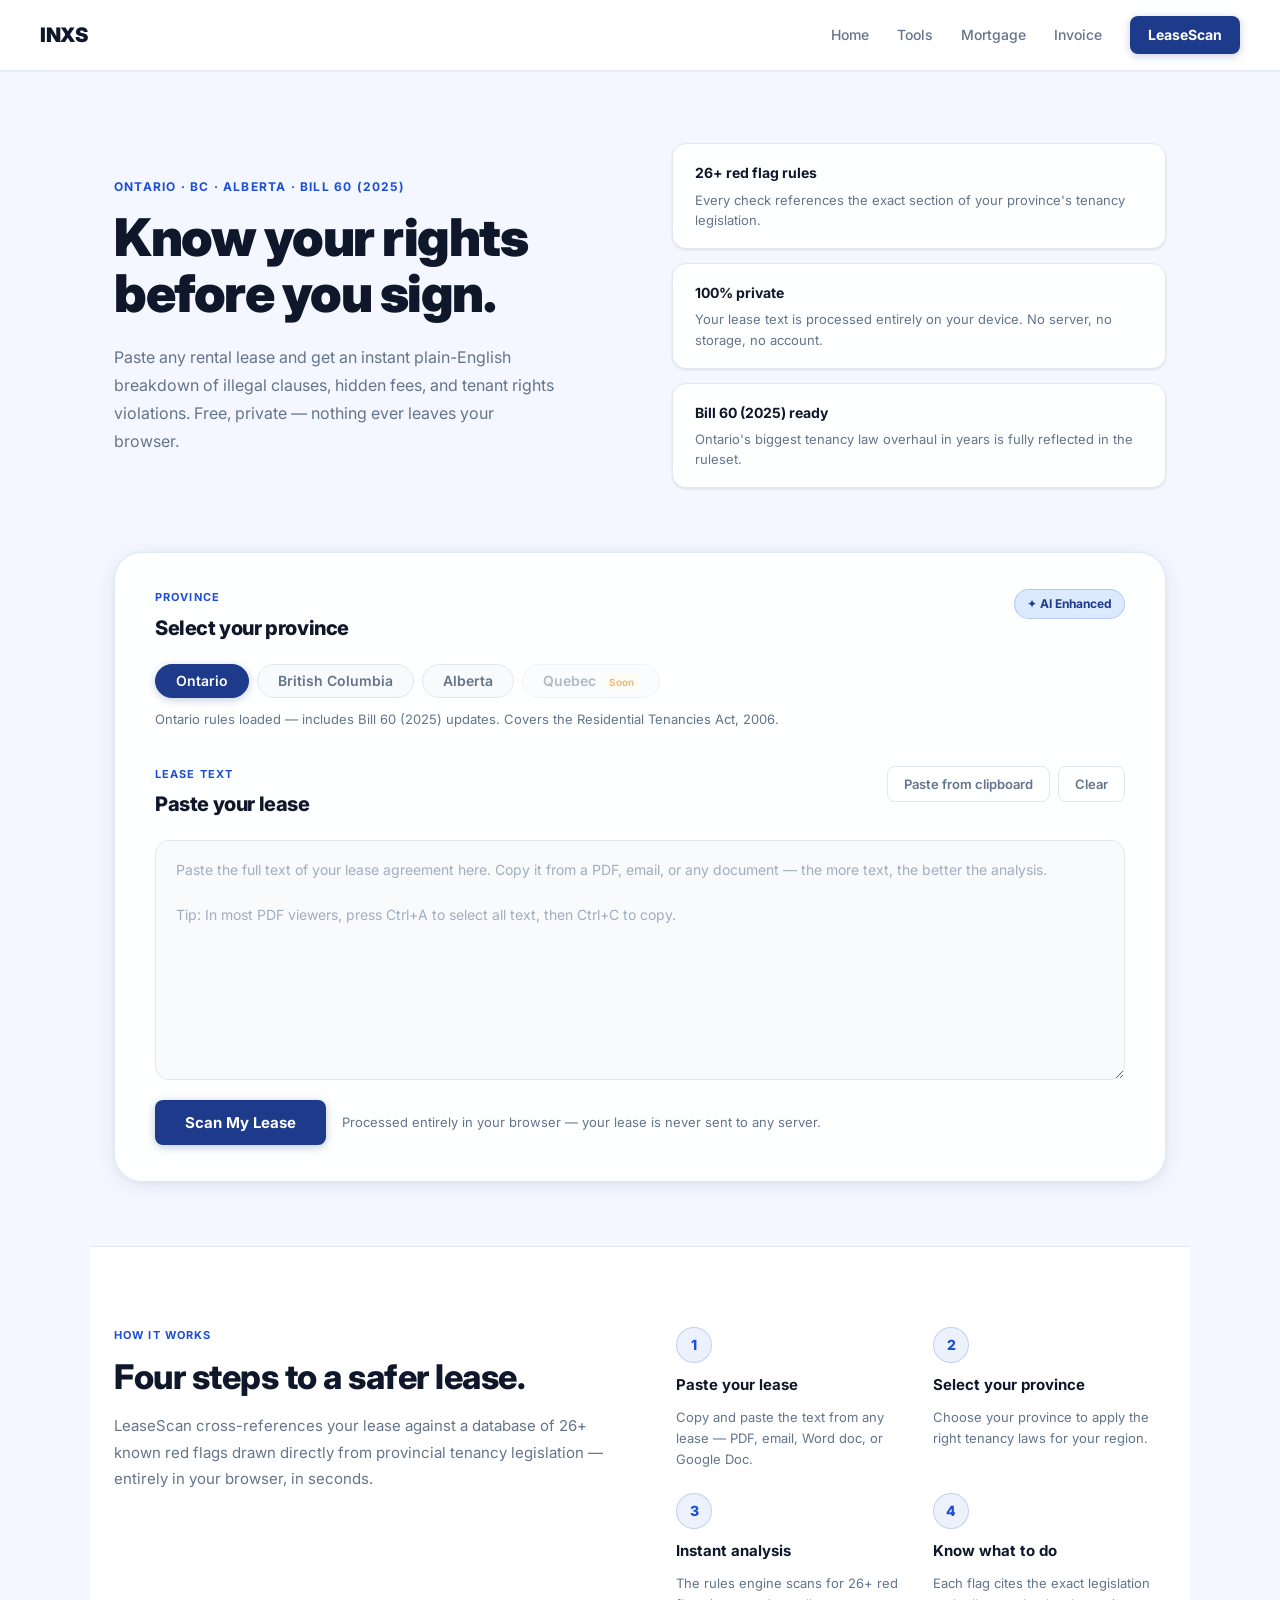
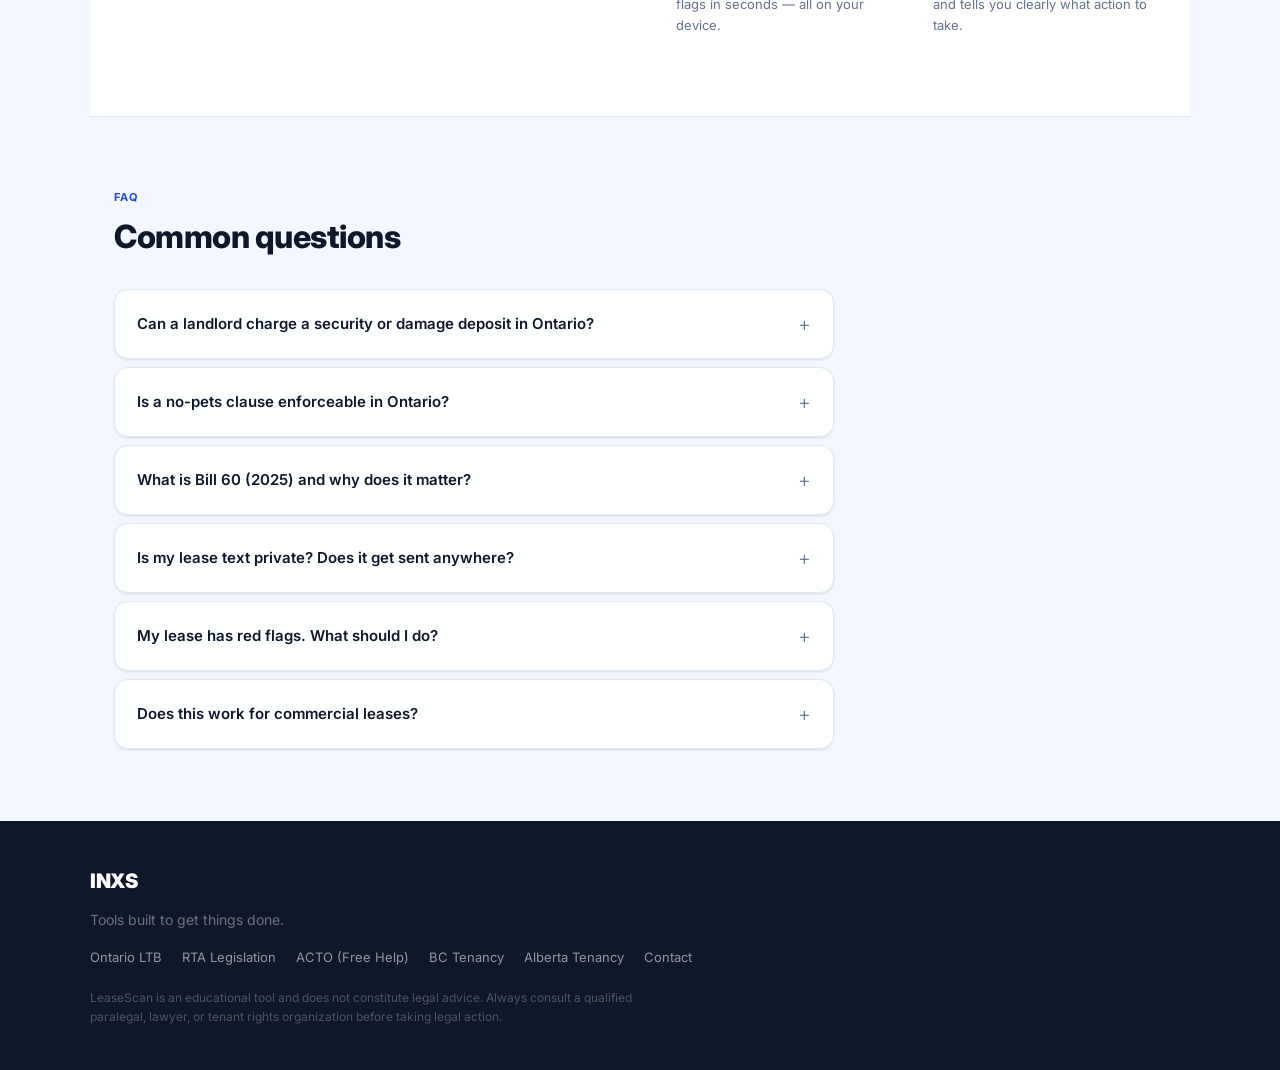
<file: leasescan/index.html>
<!DOCTYPE html>
<html lang="en">
<head>
  <meta charset="UTF-8" />
  <meta name="viewport" content="width=device-width, initial-scale=1.0" />
  <title>LeaseScan — Ontario Lease Red Flag Scanner | INXS</title>
  <meta name="description" content="Paste your Ontario rental lease and instantly identify illegal clauses, hidden fees, and tenant rights violations. Free, private, 100% browser-based. Updated for Bill 60 (2025)." />
  <meta name="keywords" content="Ontario lease review, tenant rights Ontario, RTA violations, lease red flags, Bill 60 2025, landlord illegal clauses, lease scanner, is my lease fair" />
  <meta name="robots" content="index, follow" />
  <link rel="canonical" href="https://inxs.live/leasescan" />
  <meta property="og:title" content="LeaseScan — Ontario Lease Red Flag Scanner" />
  <meta property="og:description" content="Instantly identify illegal clauses, hidden fees, and tenant rights violations in your Ontario lease. Free and private — nothing leaves your browser." />
  <meta property="og:type" content="website" />
  <meta property="og:url" content="https://inxs.live/leasescan" />
  <script type="application/ld+json">
  {
    "@context": "https://schema.org",
    "@type": "WebApplication",
    "name": "LeaseScan",
    "description": "Free browser-based Ontario lease red flag scanner. Identifies illegal clauses, hidden fees, and tenant rights violations. Updated for Bill 60 (2025).",
    "url": "https://inxs.live/leasescan",
    "applicationCategory": "UtilitiesApplication",
    "operatingSystem": "Any",
    "offers": { "@type": "Offer", "price": "0", "priceCurrency": "CAD" },
    "areaServed": { "@type": "Country", "name": "Canada" }
  }
  </script>
  <link rel="icon" type="image/png" href="/favicon.png" />
  <link rel="apple-touch-icon" href="/favicon-180.png" />
  <link rel="preconnect" href="https://fonts.googleapis.com" />
  <link rel="preconnect" href="https://fonts.gstatic.com" crossorigin />
  <link href="https://fonts.googleapis.com/css2?family=Inter:wght@400;500;600;700;800;900&display=swap" rel="stylesheet" />
  <link rel="stylesheet" href="css/styles.css" />
</head>
<body>

<!-- ── Topbar ─────────────────────────────────────────────────────────────── -->
<header class="site-topbar">
  <a href="/" class="site-logo">INXS</a>
  <nav class="site-nav">
    <a href="/">Home</a>
    <a href="/#tools">Tools</a>
    <a href="/mortgage">Mortgage</a>
    <a href="/invoice">Invoice</a>
    <a href="/leasescan" class="site-nav-cta">LeaseScan</a>
  </nav>
</header>

<div class="page-shell">

  <!-- ── Hero ───────────────────────────────────────────────────────────── -->
  <header class="hero">
    <div class="hero-copy">
      <p class="eyebrow">Ontario · BC · Alberta · Bill 60 (2025)</p>
      <h1>Know your rights<br/>before you sign.</h1>
      <p class="hero-text">
        Paste any rental lease and get an instant plain-English breakdown of illegal
        clauses, hidden fees, and tenant rights violations. Free, private —
        nothing ever leaves your browser.
      </p>
    </div>
    <div class="hero-rules">
      <article class="rule-card">
        <strong>26+ red flag rules</strong>
        <span>Every check references the exact section of your province's tenancy legislation.</span>
      </article>
      <article class="rule-card">
        <strong>100% private</strong>
        <span>Your lease text is processed entirely on your device. No server, no storage, no account.</span>
      </article>
      <article class="rule-card">
        <strong>Bill 60 (2025) ready</strong>
        <span>Ontario's biggest tenancy law overhaul in years is fully reflected in the ruleset.</span>
      </article>
    </div>
  </header>

  <!-- ── Main workspace ────────────────────────────────────────────────── -->
  <main class="workspace">

    <!-- Scanner card -->
    <div class="section-card">

      <!-- Province selector -->
      <div class="section-head">
        <div>
          <p class="section-eyebrow">Province</p>
          <h2>Select your province</h2>
        </div>
        <span id="ai-badge" hidden class="ai-badge">✦ AI Enhanced</span>
      </div>

      <div class="province-selector" role="group" aria-label="Select province">
        <button class="province-btn active" data-province="ontario" aria-pressed="true">Ontario</button>
        <button class="province-btn" data-province="bc" aria-pressed="false">British Columbia</button>
        <button class="province-btn" data-province="alberta" aria-pressed="false">Alberta</button>
        <button class="province-btn" data-province="quebec" aria-pressed="false" disabled>
          Quebec <span class="soon-tag">Soon</span>
        </button>
      </div>
      <p id="province-hint" class="province-hint" aria-live="polite"></p>

      <!-- Lease input -->
      <div class="section-head input-head">
        <div>
          <p class="section-eyebrow">Lease text</p>
          <h2>Paste your lease</h2>
        </div>
        <div class="input-meta">
          <span id="word-count" class="word-count" aria-live="polite"></span>
          <div class="meta-actions">
            <button id="paste-btn" class="ghost-button" hidden>Paste from clipboard</button>
            <button id="clear-btn" class="ghost-button">Clear</button>
          </div>
        </div>
      </div>

      <textarea
        id="lease-input"
        spellcheck="false"
        placeholder="Paste the full text of your lease agreement here. Copy it from a PDF, email, or any document — the more text, the better the analysis.

Tip: In most PDF viewers, press Ctrl+A to select all text, then Ctrl+C to copy."
      ></textarea>

      <div class="actions">
        <button id="scan-btn" class="primary-button" type="button">
          <span class="btn-text">Scan My Lease</span>
          <span id="scan-spinner" class="spinner" hidden aria-hidden="true"></span>
        </button>
        <span class="scan-note">Processed entirely in your browser — your lease is never sent to any server.</span>
      </div>

      <p id="error-msg" class="error-msg" role="alert" hidden></p>
    </div>

    <!-- Results -->
    <div id="results-section" hidden>

      <div class="results-header">
        <h2>Scan Results</h2>
        <div class="meta-actions">
          <button id="copy-btn" class="ghost-button">Copy Report</button>
          <button id="print-btn" class="ghost-button">Print</button>
        </div>
      </div>

      <div id="summary-card"></div>
      <div id="flags-container"></div>
      <div id="ai-section" hidden></div>

      <div class="disclaimer-card">
        <strong>Not legal advice.</strong> LeaseScan is an educational tool. Results are based on
        common patterns in Canadian tenancy law and may not capture every situation. Laws change —
        always verify and consult a licensed paralegal, lawyer, or tenant legal aid clinic before
        taking action. In Ontario, free help is available through
        <a href="https://www.acto.ca/" target="_blank" rel="noopener noreferrer">ACTO</a> and
        <a href="https://tribunalsontario.ca/ltb/" target="_blank" rel="noopener noreferrer">LTB Duty Counsel</a>.
      </div>

    </div>

  </main>

  <!-- ── How it works ───────────────────────────────────────────────────── -->
  <section class="info-section">
    <div class="info-inner">
      <div class="info-copy">
        <p class="section-eyebrow">How it works</p>
        <h2>Four steps to a safer lease.</h2>
        <p class="info-text">
          LeaseScan cross-references your lease against a database of 26+ known red flags drawn
          directly from provincial tenancy legislation — entirely in your browser, in seconds.
        </p>
      </div>
      <div class="steps-grid">
        <div class="step-item">
          <div class="step-num">1</div>
          <h3>Paste your lease</h3>
          <p>Copy and paste the text from any lease — PDF, email, Word doc, or Google Doc.</p>
        </div>
        <div class="step-item">
          <div class="step-num">2</div>
          <h3>Select your province</h3>
          <p>Choose your province to apply the right tenancy laws for your region.</p>
        </div>
        <div class="step-item">
          <div class="step-num">3</div>
          <h3>Instant analysis</h3>
          <p>The rules engine scans for 26+ red flags in seconds — all on your device.</p>
        </div>
        <div class="step-item">
          <div class="step-num">4</div>
          <h3>Know what to do</h3>
          <p>Each flag cites the exact legislation and tells you clearly what action to take.</p>
        </div>
      </div>
    </div>
  </section>

  <!-- ── FAQ ───────────────────────────────────────────────────────────── -->
  <section class="faq-section">
    <div class="faq-inner">
      <p class="section-eyebrow">FAQ</p>
      <h2>Common questions</h2>

      <div class="faq-list">

        <details class="faq-item">
          <summary>Can a landlord charge a security or damage deposit in Ontario?</summary>
          <div class="faq-body">
            No. Ontario landlords can only collect a <strong>last month's rent deposit</strong>.
            Any deposit called "security," "damage," "pet," or similar is illegal under Sections 105–106
            of the RTA. If you already paid one, file a T1 application with the LTB to recover it plus interest.
          </div>
        </details>

        <details class="faq-item">
          <summary>Is a no-pets clause enforceable in Ontario?</summary>
          <div class="faq-body">
            No. No-pets clauses are legally unenforceable under Section 14 of the RTA. You have the right to
            keep a pet regardless of what the lease says. The only exception: condominiums where the condo
            corporation's declaration validly prohibits pets.
          </div>
        </details>

        <details class="faq-item">
          <summary>What is Bill 60 (2025) and why does it matter?</summary>
          <div class="faq-body">
            Ontario's Bill 60 (November 2025) is one of the most significant overhauls of the Residential
            Tenancies Act in years. Key changes include faster LTB processing for rent arrears, stricter
            bad-faith penalties for "landlord own use" (N12) evictions, standardized virtual hearings,
            and new tenant compensation entitlements. Most tenants are unaware these rules changed.
          </div>
        </details>

        <details class="faq-item">
          <summary>Is my lease text private? Does it get sent anywhere?</summary>
          <div class="faq-body">
            Your lease text never leaves your device. The entire analysis runs in JavaScript in your browser —
            nothing is transmitted to any server. The optional AI enhancement (Chrome only) also uses Google's
            on-device Gemini Nano model, which processes locally.
          </div>
        </details>

        <details class="faq-item">
          <summary>My lease has red flags. What should I do?</summary>
          <div class="faq-body">
            Don't panic — many landlords use old templates with illegal clauses by mistake. You have options:
            (1) Ask the landlord to remove or amend the clause before signing. (2) Sign anyway — illegal clauses
            are void even if you sign; the RTA always prevails over the lease. (3) Contact a free tenant legal
            clinic for advice. In Ontario: <a href="https://www.acto.ca/" target="_blank" rel="noopener noreferrer">ACTO</a>
            and LTB Duty Counsel provide free help.
          </div>
        </details>

        <details class="faq-item">
          <summary>Does this work for commercial leases?</summary>
          <div class="faq-body">
            No. LeaseScan is designed exclusively for <strong>residential</strong> tenancy law. Commercial
            leases are governed by entirely different legislation with far fewer tenant protections.
            Consult a commercial real estate lawyer for those.
          </div>
        </details>

      </div>
    </div>
  </section>

</div>

<!-- ── Footer ────────────────────────────────────────────────────────────── -->
<footer class="site-footer">
  <div class="footer-inner">
    <a href="/" class="footer-logo">INXS</a>
    <p class="footer-tagline">Tools built to get things done.</p>
    <nav class="footer-links">
      <a href="https://tribunalsontario.ca/ltb/" target="_blank" rel="noopener noreferrer">Ontario LTB</a>
      <a href="https://www.ontario.ca/laws/statute/06r17" target="_blank" rel="noopener noreferrer">RTA Legislation</a>
      <a href="https://www.acto.ca/" target="_blank" rel="noopener noreferrer">ACTO (Free Help)</a>
      <a href="https://www2.gov.bc.ca/gov/content/housing-tenancy/residential-tenancies" target="_blank" rel="noopener noreferrer">BC Tenancy</a>
      <a href="https://www.alberta.ca/rental-housing" target="_blank" rel="noopener noreferrer">Alberta Tenancy</a>
      <a href="mailto:hello@inxs.live">Contact</a>
    </nav>
    <p class="footer-fine">LeaseScan is an educational tool and does not constitute legal advice. Always consult a qualified paralegal, lawyer, or tenant rights organization before taking legal action.</p>
  </div>
</footer>

<script type="module" src="js/app.js"></script>
</body>
</html>
</file>
<file: leasecreate/css/styles.css>
/* LeaseCreate — Styles */

/* ── Reset & Base ──────────────────────────────────────────────────────────── */
*, *::before, *::after { box-sizing: border-box; margin: 0; padding: 0; }

:root {
  --font: -apple-system, BlinkMacSystemFont, 'Segoe UI', Roboto, 'Helvetica Neue', Arial, sans-serif;

  --primary:      #1a4fd8;
  --primary-dark: #1239a8;
  --primary-bg:   #eef3ff;
  --primary-light: #dbe7ff;

  --green:    #16a34a;
  --green-bg: #f0fdf4;
  --green-bd: #bbf7d0;

  --amber:    #d97706;
  --amber-bg: #fffbeb;
  --amber-bd: #fde68a;

  --red:    #dc2626;
  --red-bg: #fef2f2;

  --gray-900: #111827;
  --gray-700: #374151;
  --gray-600: #4b5563;
  --gray-500: #6b7280;
  --gray-400: #9ca3af;
  --gray-300: #d1d5db;
  --gray-200: #e5e7eb;
  --gray-100: #f3f4f6;
  --gray-50:  #f9fafb;
  --white:    #ffffff;

  --radius-sm: 6px;
  --radius:    10px;
  --radius-lg: 16px;

  --shadow-sm: 0 1px 3px rgba(0,0,0,.08);
  --shadow:    0 4px 12px rgba(0,0,0,.1);
  --shadow-lg: 0 8px 24px rgba(0,0,0,.12);
  --print-page-height: 11in;
  --print-page-margin-block: 20mm;
  --print-page-margin-inline: 15mm;
  --print-body-height: calc(var(--print-page-height) - (var(--print-page-margin-block) * 2));
}

html { scroll-behavior: smooth; }

body {
  font-family: var(--font);
  font-size: 16px;
  line-height: 1.6;
  color: var(--gray-900);
  background: var(--gray-100);
}

a { color: var(--primary); }
a:hover { color: var(--primary-dark); }

/* ── Layout ────────────────────────────────────────────────────────────────── */
.container {
  max-width: 900px;
  margin: 0 auto;
  padding: 0 20px;
}

/* ── Header ────────────────────────────────────────────────────────────────── */
.site-header {
  background: var(--white);
  border-bottom: 1px solid var(--gray-200);
  position: sticky;
  top: 0;
  z-index: 100;
  box-shadow: var(--shadow-sm);
}

.header-inner {
  max-width: 900px;
  margin: 0 auto;
  padding: 14px 20px;
  display: flex;
  align-items: center;
  justify-content: space-between;
  gap: 16px;
}

.logo {
  display: flex;
  align-items: center;
  gap: 10px;
  text-decoration: none;
}

.logo-icon {
  width: 38px;
  height: 38px;
  background: var(--primary);
  border-radius: var(--radius-sm);
  display: flex;
  align-items: center;
  justify-content: center;
  color: var(--white);
  font-weight: 800;
  font-size: 14px;
}

.logo-text {
  font-size: 20px;
  font-weight: 800;
  color: var(--gray-900);
}

.logo-tagline {
  font-size: 11px;
  color: var(--gray-500);
}

.header-actions {
  display: flex;
  align-items: center;
  gap: 12px;
}

.header-badge {
  font-size: 13px;
  color: var(--gray-600);
  display: flex;
  align-items: center;
  gap: 6px;
}

.btn-sm {
  padding: 6px 14px;
  font-size: 13px;
  border-radius: var(--radius-sm);
}

.btn-danger {
  background: var(--red);
  color: var(--white);
  border: none;
}

.btn-danger:hover {
  background: #b91c1c;
}

/* ── Hero ──────────────────────────────────────────────────────────────────── */
.hero {
  background: linear-gradient(135deg, var(--primary) 0%, #2563eb 100%);
  color: var(--white);
  padding: 48px 0 40px;
  text-align: center;
}

.hero h1 {
  font-size: clamp(26px, 4vw, 38px);
  font-weight: 800;
  margin-bottom: 12px;
}

.hero h1 span { color: #93c5fd; }

.hero p {
  font-size: 17px;
  max-width: 600px;
  margin: 0 auto 24px;
  opacity: 0.92;
}

.hero-features {
  display: flex;
  justify-content: center;
  gap: 24px;
  flex-wrap: wrap;
}

.hero-feature {
  background: rgba(255,255,255,0.15);
  border-radius: var(--radius);
  padding: 12px 20px;
  font-size: 14px;
  backdrop-filter: blur(4px);
}

.hero-feature strong { display: block; font-size: 20px; }

/* ── Step Indicator ────────────────────────────────────────────────────────── */
.step-indicator {
  display: flex;
  justify-content: center;
  gap: 8px;
  padding: 24px 20px;
  background: var(--white);
  border-bottom: 1px solid var(--gray-200);
  flex-wrap: wrap;
}

.step-indicator .step {
  display: flex;
  align-items: center;
  gap: 6px;
  padding: 8px 16px;
  border-radius: 20px;
  font-size: 13px;
  font-weight: 600;
  color: var(--gray-400);
  background: var(--gray-50);
  border: 2px solid var(--gray-200);
  transition: all 0.3s;
}

.step-indicator .step .step-num {
  width: 24px;
  height: 24px;
  border-radius: 50%;
  display: flex;
  align-items: center;
  justify-content: center;
  font-size: 12px;
  font-weight: 700;
  background: var(--gray-200);
  color: var(--gray-500);
}

.step-indicator .step.active {
  color: var(--primary);
  background: var(--primary-bg);
  border-color: var(--primary);
}

.step-indicator .step.active .step-num {
  background: var(--primary);
  color: var(--white);
}

.step-indicator .step.completed {
  color: var(--green);
  background: var(--green-bg);
  border-color: var(--green-bd);
}

.step-indicator .step.completed .step-num {
  background: var(--green);
  color: var(--white);
}

/* ── Form Steps ────────────────────────────────────────────────────────────── */
.form-step {
  display: none;
  padding: 32px 0;
}

.form-step.active { display: block; }

.step-card {
  background: var(--white);
  border-radius: var(--radius-lg);
  padding: 32px;
  box-shadow: var(--shadow);
  margin-bottom: 24px;
}

.step-card h2 {
  font-size: 22px;
  margin-bottom: 4px;
  color: var(--gray-900);
}

.step-card .step-desc {
  color: var(--gray-500);
  margin-bottom: 24px;
  font-size: 14px;
}

/* ── Form Groups ───────────────────────────────────────────────────────────── */
.form-row {
  display: grid;
  grid-template-columns: 1fr 1fr;
  gap: 16px;
}

.form-row.three { grid-template-columns: 1fr 1fr 1fr; }

.form-group {
  margin-bottom: 16px;
}

.form-group label {
  display: block;
  font-size: 13px;
  font-weight: 600;
  color: var(--gray-700);
  margin-bottom: 4px;
}

.form-group label .required {
  color: var(--red);
}

.form-group input,
.form-group select,
.form-group textarea {
  width: 100%;
  padding: 10px 14px;
  border: 1.5px solid var(--gray-300);
  border-radius: var(--radius-sm);
  font-family: var(--font);
  font-size: 15px;
  color: var(--gray-900);
  background: var(--white);
  transition: border-color 0.2s, box-shadow 0.2s;
}

.form-group input:focus,
.form-group select:focus,
.form-group textarea:focus {
  outline: none;
  border-color: var(--primary);
  box-shadow: 0 0 0 3px rgba(26,79,216,0.12);
}

.form-group textarea {
  resize: vertical;
  min-height: 80px;
}

.form-group.error input,
.form-group.error select,
.form-group.error textarea {
  border-color: var(--red);
  box-shadow: 0 0 0 3px rgba(220,38,38,0.1);
}

.field-help {
  display: block;
  font-size: 12px;
  color: var(--gray-500);
  margin-top: 4px;
}

.form-notice {
  background: var(--amber-bg);
  border: 1px solid var(--amber-bd);
  border-left: 4px solid var(--amber);
  padding: 12px 16px;
  border-radius: var(--radius-sm);
  font-size: 14px;
  margin-bottom: 16px;
}

/* ── Checkbox / Radio ──────────────────────────────────────────────────────── */
.form-check {
  display: flex;
  align-items: center;
  gap: 8px;
  margin-bottom: 8px;
}

.form-check input[type="checkbox"],
.form-check input[type="radio"] {
  width: 18px;
  height: 18px;
  accent-color: var(--primary);
}

.form-check label {
  font-size: 14px;
  font-weight: 500;
  margin-bottom: 0;
}

/* ── Province Info Banner ──────────────────────────────────────────────────── */
#province-info {
  background: var(--primary-bg);
  border: 1px solid var(--primary-light);
  border-left: 4px solid var(--primary);
  border-radius: var(--radius-sm);
  padding: 14px 18px;
  margin-top: 16px;
  font-size: 14px;
  line-height: 1.6;
}

#province-info .info-warning {
  color: var(--amber);
  font-weight: 600;
}

/* ── Utility Toggles ──────────────────────────────────────────────────────── */
.utility-grid {
  display: grid;
  grid-template-columns: 1fr 1fr;
  gap: 8px;
}

.utility-item {
  display: flex;
  align-items: center;
  justify-content: space-between;
  padding: 10px 14px;
  background: var(--gray-50);
  border-radius: var(--radius-sm);
  border: 1px solid var(--gray-200);
}

.utility-item span { font-size: 14px; font-weight: 500; }

.toggle-switch {
  position: relative;
  width: 44px;
  height: 24px;
}

.toggle-switch input {
  opacity: 0;
  width: 0;
  height: 0;
}

.toggle-slider {
  position: absolute;
  inset: 0;
  background: var(--gray-300);
  border-radius: 12px;
  cursor: pointer;
  transition: 0.3s;
}

.toggle-slider::before {
  content: '';
  position: absolute;
  width: 18px;
  height: 18px;
  left: 3px;
  top: 3px;
  background: var(--white);
  border-radius: 50%;
  transition: 0.3s;
}

.toggle-switch input:checked + .toggle-slider {
  background: var(--green);
}

.toggle-switch input:checked + .toggle-slider::before {
  transform: translateX(20px);
}

/* ── Schedule Selector ─────────────────────────────────────────────────────── */
#schedule-list {
  display: grid;
  gap: 8px;
}

.schedule-option {
  border: 1.5px solid var(--gray-200);
  border-radius: var(--radius);
  padding: 14px 16px;
  transition: all 0.2s;
  cursor: pointer;
}

.schedule-option:hover {
  border-color: var(--primary);
  background: var(--primary-bg);
}

.schedule-option label {
  display: flex;
  align-items: flex-start;
  gap: 12px;
  cursor: pointer;
}

.schedule-option input[type="checkbox"] {
  margin-top: 3px;
  width: 18px;
  height: 18px;
  accent-color: var(--primary);
  flex-shrink: 0;
}

.schedule-info {
  display: flex;
  flex-direction: column;
  gap: 2px;
}

.schedule-info strong { font-size: 14px; }
.schedule-info span { font-size: 12px; color: var(--gray-500); }

/* ── Buttons ───────────────────────────────────────────────────────────────── */
.btn-row {
  display: flex;
  justify-content: space-between;
  gap: 12px;
  margin-top: 24px;
}

.btn {
  display: inline-flex;
  align-items: center;
  gap: 8px;
  padding: 12px 28px;
  border-radius: var(--radius);
  font-family: var(--font);
  font-size: 15px;
  font-weight: 600;
  cursor: pointer;
  border: none;
  transition: all 0.2s;
}

.btn-primary {
  background: var(--primary);
  color: var(--white);
}

.btn-primary:hover {
  background: var(--primary-dark);
  box-shadow: var(--shadow);
}

.btn-secondary {
  background: var(--gray-100);
  color: var(--gray-700);
  border: 1.5px solid var(--gray-300);
}

.btn-secondary:hover {
  background: var(--gray-200);
}

.btn-success {
  background: var(--green);
  color: var(--white);
}

.btn-success:hover {
  background: #15803d;
  box-shadow: var(--shadow);
}

.btn-lg {
  padding: 14px 36px;
  font-size: 16px;
}

/* ── Preview ───────────────────────────────────────────────────────────────── */
.preview-actions {
  display: flex;
  gap: 12px;
  margin-bottom: 20px;
  flex-wrap: wrap;
}

#lease-preview {
  background: var(--white);
  border-radius: var(--radius-lg);
  padding: 40px;
  box-shadow: var(--shadow-lg);
  font-family: 'Georgia', 'Times New Roman', serif;
  font-size: 14px;
  line-height: 1.6;
  color: #1a1a1a;
}

#lease-preview h1 {
  font-size: 22px;
  text-align: center;
  margin-bottom: 4px;
  letter-spacing: 2px;
}

#lease-preview h2 {
  font-size: 15px;
  border-bottom: 2px solid var(--primary);
  padding-bottom: 4px;
  margin: 24px 0 12px;
  color: var(--primary);
}

#lease-preview h3 {
  font-size: 13px;
  margin: 14px 0 6px;
}

#lease-preview .lease-header {
  text-align: center;
  margin-bottom: 30px;
  border-bottom: 3px double #333;
  padding-bottom: 20px;
}

#lease-preview .lease-subtitle { color: #555; font-style: italic; }
#lease-preview .lease-legislation { font-size: 11px; color: #666; }
#lease-preview .lease-date { margin-top: 8px; }

#lease-preview .lease-note {
  background: #fff3cd;
  padding: 8px 12px;
  border-left: 4px solid #ffc107;
  margin: 10px 0;
  font-size: 11px;
}

#lease-preview .lease-section { margin-bottom: 20px; }

#lease-preview .lease-field-group {
  display: grid;
  grid-template-columns: 1fr 1fr;
  gap: 16px;
}

#lease-preview .lease-field label {
  font-weight: bold;
  font-size: 10px;
  text-transform: uppercase;
  color: #555;
}

#lease-preview .full-width { grid-column: 1 / -1; }

#lease-preview .lease-info {
  font-size: 11px;
  color: #555;
  font-style: italic;
  margin-top: 4px;
}

#lease-preview .lease-warning {
  background: var(--red-bg);
  border-left: 4px solid var(--red);
  padding: 8px 12px;
  font-size: 11px;
}

#lease-preview .lease-table {
  width: 100%;
  border-collapse: collapse;
  margin: 10px 0;
  font-size: 12px;
}

#lease-preview .lease-table th,
#lease-preview .lease-table td {
  border: 1px solid #ccc;
  padding: 6px 10px;
  text-align: left;
}

#lease-preview .lease-table th {
  background: #f0f0f0;
  font-weight: bold;
}

#lease-preview .lease-legal {
  background: #f8f9fa;
  padding: 14px;
  border: 1px solid #ddd;
  border-radius: 4px;
}

#lease-preview .sig-grid {
  display: grid;
  grid-template-columns: 1fr 1fr;
  gap: 40px;
  margin-top: 40px;
}

#lease-preview .sig-block { text-align: center; }
#lease-preview .sig-line { border-bottom: 1px solid #333; height: 50px; margin-bottom: 8px; }
#lease-preview .sig-name { font-weight: bold; }
#lease-preview .sig-date { font-size: 10px; color: #555; }

#lease-preview .blank-line {
  border-bottom: 1px solid #ccc;
  height: 28px;
  margin-bottom: 4px;
}

#lease-preview ul {
  margin: 6px 0;
  padding-left: 22px;
}

#lease-preview li { margin-bottom: 3px; font-size: 13px; }

#lease-preview .lease-schedule {
  border-top: 3px solid var(--primary);
  padding-top: 20px;
  margin-top: 30px;
}

#lease-preview .room-cell {
  font-weight: bold;
  background: #f8f8f8;
  vertical-align: top;
}

/* ── Pet Notice ────────────────────────────────────────────────────────────── */
#pet-notice {
  font-size: 12px;
  color: var(--amber);
  font-style: italic;
  margin-top: 4px;
}

/* ── Footer ────────────────────────────────────────────────────────────────── */
.site-footer {
  text-align: center;
  padding: 32px 20px;
  color: var(--gray-500);
  font-size: 13px;
}

.site-footer a { color: var(--primary); }

/* ── Feature 1: Clause Checker ─────────────────────────────────────────────── */
.clause-results {
  margin-top: 8px;
}

.clause-alert {
  display: flex;
  align-items: flex-start;
  gap: 8px;
  padding: 10px 14px;
  border-radius: var(--radius-sm);
  font-size: 13px;
  margin-bottom: 6px;
  line-height: 1.4;
}

.clause-illegal {
  background: var(--red-bg);
  border-left: 4px solid var(--red);
  color: #991b1b;
}

.clause-warning {
  background: var(--amber-bg);
  border-left: 4px solid var(--amber);
  color: #92400e;
}

.clause-info {
  background: #eff6ff;
  border-left: 4px solid #2563eb;
  color: #1e40af;
}

.clause-alert span { font-size: 16px; flex-shrink: 0; margin-top: 1px; }

/* ── Feature 3: Signature Pads ─────────────────────────────────────────────── */
.signature-section {
  margin-top: 32px;
  border-top: 2px solid var(--primary);
  padding-top: 20px;
}

.signature-section h3 {
  font-size: 16px;
  margin-bottom: 4px;
}

.sig-instructions {
  font-size: 13px;
  color: var(--gray-500);
  margin-bottom: 16px;
}

.sig-pads {
  display: grid;
  grid-template-columns: 1fr 1fr;
  gap: 24px;
}

.sig-pad-group label {
  display: block;
  font-weight: 600;
  font-size: 13px;
  margin-bottom: 6px;
  color: var(--gray-700);
}

.sig-pad-wrapper {
  border: 1.5px solid var(--gray-300);
  border-radius: var(--radius-sm);
  overflow: hidden;
  background: var(--white);
  cursor: crosshair;
}

.sig-canvas {
  display: block;
  width: 100%;
  touch-action: none;
}

.sig-pad-actions {
  display: flex;
  gap: 8px;
  align-items: center;
  margin-top: 8px;
}

.sig-typed-input {
  flex: 1;
  padding: 6px 10px;
  border: 1.5px solid var(--gray-300);
  border-radius: var(--radius-sm);
  font-family: 'Brush Script MT', 'Segoe Script', cursive;
  font-size: 18px;
  color: var(--gray-900);
}

.sig-typed-input:focus {
  outline: none;
  border-color: var(--primary);
}

/* ── Feature 5: Rights Sidebar ─────────────────────────────────────────────── */
.rights-toggle {
  position: fixed;
  right: 0;
  top: 50%;
  transform: translateY(-50%) rotate(-90deg);
  transform-origin: right center;
  background: var(--primary);
  color: var(--white);
  border: none;
  padding: 8px 20px;
  font-family: var(--font);
  font-size: 13px;
  font-weight: 600;
  cursor: pointer;
  border-radius: var(--radius-sm) var(--radius-sm) 0 0;
  z-index: 200;
  box-shadow: var(--shadow);
  transition: background 0.2s;
}

.rights-toggle:hover { background: var(--primary-dark); }

.rights-sidebar {
  position: fixed;
  right: -360px;
  top: 60px;
  width: 340px;
  height: calc(100vh - 60px);
  background: var(--white);
  border-left: 1px solid var(--gray-200);
  box-shadow: -4px 0 20px rgba(0,0,0,0.1);
  z-index: 199;
  overflow-y: auto;
  padding: 24px 20px;
  transition: right 0.3s ease;
}

.rights-sidebar.open { right: 0; }

.rights-header h3 {
  font-size: 18px;
  color: var(--primary);
  margin-bottom: 4px;
}

.rights-legislation {
  font-size: 12px;
  color: var(--gray-500);
  margin-bottom: 16px;
}

.rights-list { display: flex; flex-direction: column; gap: 6px; }

.rights-item {
  border: 1px solid var(--gray-200);
  border-radius: var(--radius-sm);
  overflow: hidden;
}

.rights-item summary {
  display: flex;
  justify-content: space-between;
  align-items: center;
  padding: 10px 14px;
  cursor: pointer;
  font-size: 14px;
  background: var(--gray-50);
  list-style: none;
}

.rights-item summary::-webkit-details-marker { display: none; }

.rights-item summary::after {
  content: '+';
  font-weight: 700;
  color: var(--gray-400);
}

.rights-item[open] summary::after { content: '-'; }

.rights-item[open] summary { background: var(--primary-bg); }

.rights-section {
  font-size: 11px;
  color: var(--gray-400);
  font-weight: 400;
}

.rights-item p {
  padding: 12px 14px;
  font-size: 13px;
  line-height: 1.5;
  color: var(--gray-700);
  background: var(--white);
}

/* ── Feature 7: Timeline ───────────────────────────────────────────────────── */
.timeline {
  background: var(--white);
  border-radius: var(--radius-lg);
  padding: 24px 28px;
  box-shadow: var(--shadow);
  margin-bottom: 24px;
}

.timeline-title {
  font-size: 16px;
  color: var(--primary);
  margin-bottom: 16px;
  padding-bottom: 8px;
  border-bottom: 2px solid var(--primary-bg);
}

.timeline-track {
  position: relative;
  padding-left: 24px;
}

.timeline-event {
  position: relative;
  padding: 0 0 20px 20px;
  border-left: 3px solid var(--gray-200);
}

.timeline-event:last-child { border-left-color: transparent; padding-bottom: 0; }

.timeline-dot {
  position: absolute;
  left: -9px;
  top: 2px;
  width: 14px;
  height: 14px;
  border-radius: 50%;
  background: var(--gray-300);
  border: 3px solid var(--white);
  box-shadow: 0 0 0 2px var(--gray-200);
}

.timeline-primary .timeline-dot { background: var(--primary); box-shadow: 0 0 0 2px var(--primary-bg); }
.timeline-primary { border-left-color: var(--primary-bg); }
.timeline-warning .timeline-dot { background: var(--amber); box-shadow: 0 0 0 2px var(--amber-bg); }
.timeline-warning { border-left-color: var(--amber-bg); }
.timeline-danger .timeline-dot { background: var(--red); box-shadow: 0 0 0 2px var(--red-bg); }
.timeline-danger { border-left-color: var(--red-bg); }
.timeline-info .timeline-dot { background: #2563eb; box-shadow: 0 0 0 2px #eff6ff; }
.timeline-info { border-left-color: #eff6ff; }

.timeline-content { padding-top: 0; }
.timeline-date { font-size: 12px; font-weight: 700; color: var(--gray-500); }
.timeline-label { font-size: 14px; font-weight: 600; color: var(--gray-900); }
.timeline-desc { font-size: 12px; color: var(--gray-500); margin-top: 2px; }

/* ── Feature 8: Language Prompt ────────────────────────────────────────────── */
.lang-prompt {
  display: flex;
  align-items: center;
  gap: 12px;
  padding: 12px 16px;
  background: var(--amber-bg);
  border: 1px solid var(--amber-bd);
  border-radius: var(--radius-sm);
  margin-top: 12px;
  font-size: 14px;
}

/* ── Feature 9: Drafts ────────────────────────────────────────────────────── */
.drafts-panel { padding: 8px 0; }

.drafts-save {
  display: flex;
  flex-wrap: wrap;
  gap: 8px;
  margin-bottom: 12px;
}

.drafts-save .btn {
  white-space: nowrap;
  flex-shrink: 0;
}

.draft-name-input {
  flex: 1;
  padding: 8px 12px;
  border: 1.5px solid var(--gray-300);
  border-radius: var(--radius-sm);
  font-family: var(--font);
  font-size: 14px;
}

.draft-name-input:focus {
  outline: none;
  border-color: var(--primary);
}

.drafts-list { display: flex; flex-direction: column; gap: 6px; }

.drafts-empty {
  font-size: 13px;
  color: var(--gray-500);
  font-style: italic;
  padding: 8px 0;
}

.draft-item {
  display: flex;
  align-items: center;
  justify-content: space-between;
  padding: 10px 14px;
  background: var(--gray-50);
  border: 1px solid var(--gray-200);
  border-radius: var(--radius-sm);
}

.draft-info strong { display: block; font-size: 14px; color: var(--gray-900); }
.draft-info span { display: block; font-size: 12px; color: var(--gray-500); }
.drafts-panel, .drafts-panel * { color: var(--gray-900); }
.drafts-panel .draft-info span { color: var(--gray-500); }

.draft-actions { display: flex; gap: 6px; }

/* ── Feature 10: Templates ─────────────────────────────────────────────────── */
.template-grid {
  display: grid;
  grid-template-columns: repeat(auto-fill, minmax(200px, 1fr));
  gap: 10px;
  padding: 4px 0;
}

.template-card {
  display: flex;
  align-items: center;
  gap: 12px;
  padding: 14px 16px;
  border: 1.5px solid var(--gray-200);
  border-radius: var(--radius);
  cursor: pointer;
  transition: all 0.2s;
  background: var(--white);
}

.template-card:hover {
  border-color: var(--primary);
  background: var(--primary-bg);
  box-shadow: var(--shadow-sm);
}

.template-icon { font-size: 28px; flex-shrink: 0; }
.template-info strong { display: block; font-size: 13px; }
.template-info span { font-size: 11px; color: var(--gray-500); }

/* ── Feature 6: Import ─────────────────────────────────────────────────────── */
.import-section h4 {
  font-size: 14px;
  margin-bottom: 10px;
}

.import-options {
  display: flex;
  flex-wrap: wrap;
  align-items: center;
  gap: 10px;
}

.import-note {
  font-size: 12px;
  color: var(--green);
  font-style: italic;
}

/* ── Toolbar Bar ───────────────────────────────────────────────────────────── */
.toolbar-bar {
  display: flex;
  gap: 12px;
  padding: 16px 0 8px;
  flex-wrap: wrap;
}

.toolbar-section {
  flex: 1;
  min-width: 220px;
  background: var(--white);
  border: 1px solid var(--gray-200);
  border-radius: var(--radius);
  overflow: visible;
}

.toolbar-section summary {
  padding: 12px 16px;
  font-size: 14px;
  font-weight: 600;
  cursor: pointer;
  background: var(--gray-50);
  list-style: none;
  display: flex;
  justify-content: space-between;
  align-items: center;
}

.toolbar-section summary::-webkit-details-marker { display: none; }
.toolbar-section summary::after { content: '+'; font-weight: 700; color: var(--gray-400); }
.toolbar-section[open] summary::after { content: '-'; }
.toolbar-section[open] summary { background: var(--primary-bg); border-bottom: 1px solid var(--gray-200); }
.toolbar-section > div { padding: 12px 16px; }

/* ── Modal ─────────────────────────────────────────────────────────────────── */
.modal-overlay {
  position: fixed;
  inset: 0;
  background: rgba(0,0,0,0.5);
  display: flex;
  align-items: center;
  justify-content: center;
  z-index: 1000;
  padding: 20px;
}

.modal-content {
  background: var(--white);
  border-radius: var(--radius-lg);
  padding: 28px;
  max-width: 600px;
  width: 100%;
  box-shadow: var(--shadow-lg);
}

.modal-content h3 { font-size: 18px; margin-bottom: 8px; }
.modal-content p { font-size: 14px; color: var(--gray-600); margin-bottom: 16px; }

.modal-content textarea {
  width: 100%;
  padding: 12px;
  border: 1.5px solid var(--gray-300);
  border-radius: var(--radius-sm);
  font-family: var(--font);
  font-size: 14px;
  resize: vertical;
}

.modal-content textarea:focus {
  outline: none;
  border-color: var(--primary);
}

.modal-actions {
  display: flex;
  gap: 8px;
  justify-content: flex-end;
  margin-top: 16px;
}

/* ── Toast ──────────────────────────────────────────────────────────────────── */
.toast {
  position: fixed;
  bottom: 24px;
  left: 50%;
  transform: translateX(-50%) translateY(20px);
  background: var(--gray-900);
  color: var(--white);
  padding: 12px 24px;
  border-radius: var(--radius);
  font-size: 14px;
  font-weight: 500;
  box-shadow: var(--shadow-lg);
  z-index: 10000;
  opacity: 0;
  transition: all 0.3s;
  pointer-events: none;
}

.toast.show {
  opacity: 1;
  transform: translateX(-50%) translateY(0);
}

/* ── Autosave Banner ───────────────────────────────────────────────────────── */
.autosave-banner {
  display: flex;
  align-items: center;
  gap: 12px;
  padding: 12px 16px;
  background: var(--amber-bg);
  border: 1px solid var(--amber-bd);
  border-radius: var(--radius);
  margin-top: 16px;
  font-size: 14px;
}

.autosave-banner span { flex: 1; }

/* ── Responsive ────────────────────────────────────────────────────────────── */
@media (max-width: 640px) {
  .form-row,
  .form-row.three {
    grid-template-columns: 1fr;
  }

  .utility-grid {
    grid-template-columns: 1fr;
  }

  .step-card { padding: 20px; }

  #lease-preview { padding: 20px; }

  #lease-preview .lease-field-group,
  #lease-preview .sig-grid {
    grid-template-columns: 1fr;
  }

  .header-badge { display: none; }

  .hero { padding: 32px 0; }

  .step-indicator .step span.step-label { display: none; }

  .sig-pads { grid-template-columns: 1fr; }

  .rights-sidebar { width: 100%; right: -100%; }

  .rights-toggle {
    transform: none;
    top: auto;
    bottom: 20px;
    right: 20px;
    border-radius: var(--radius);
  }

  .template-grid { grid-template-columns: 1fr; }

  .toolbar-bar { flex-direction: column; }

  .autosave-banner { flex-direction: column; text-align: center; }
  .autosave-banner span { flex: none; }

  .lang-prompt { flex-direction: column; text-align: center; }
}

/* ── Print / PDF ────────────────────────────────────────────────────────────── */
.print-page-break {
  display: none !important;
}

@media print {
  :root {
    --print-page-height: 11in;
    --print-page-margin-block: 20mm;
    --print-page-margin-inline: 15mm;
    --print-body-height: calc(var(--print-page-height) - (var(--print-page-margin-block) * 2));
  }

  /* Hide everything except the lease preview */
  .site-header, .hero, .step-indicator, .toolbar-bar,
  .rights-toggle, .rights-sidebar, .form-step,
  .step-actions, footer, .toast, .autosave-banner,
  .lang-prompt, #btn-export, #btn-edit, #btn-regenerate { display: none !important; }

  body { background: white; margin: 0; padding: 0; font-size: 11pt; }

  #lease-preview { padding: 0; margin: 0; }

  .lease-section {
    padding: 12pt 0;
    margin: 0;
    border-bottom: 1px solid #ccc;
  }

  .lease-header {
    padding-bottom: 14pt;
    border-bottom: 2px solid #000;
  }

  .print-page-group,
  .print-keep-together,
  .keep-together,
  .avoid-page-break,
  .lease-header,
  .lease-note,
  .lease-warning,
  .lease-legal,
  .signature-section,
  .sig-grid,
  .sig-pad-group,
  .timeline-event {
    break-inside: avoid;
    page-break-inside: avoid;
  }

  .print-can-split {
    break-inside: auto !important;
    page-break-inside: auto !important;
  }

  .print-break-before-page,
  .break-before-page,
  .force-page-break {
    break-before: page;
    page-break-before: always;
  }

  .print-break-after-avoid,
  .break-after-avoid,
  h2,
  h3,
  thead {
    break-after: avoid;
    page-break-after: avoid;
  }

  .print-page-break {
    display: block !important;
    height: 0;
    margin: 0;
    padding: 0;
    border: 0;
    break-before: page;
    page-break-before: always;
  }

  .timeline {
    font-size: 8.5pt;
  }

  .timeline-event {
    padding: 4pt 0;
  }

  .timeline-title { font-size: 11pt; margin-bottom: 6pt; }
  .timeline-date  { font-size: 8pt; }
  .timeline-label { font-size: 9pt; }
  .timeline-desc  { font-size: 8pt; }

  .lease-section p,
  .lease-section li,
  .lease-section .lease-field,
  .lease-section .sig-block {
    break-inside: avoid;
    page-break-inside: avoid;
    widows: 3;
    orphans: 3;
  }

  /* Keep each table row whole; keep header rows with the first data row */
  tr {
    break-inside: avoid;
    page-break-inside: avoid;
  }

  thead {
    display: table-header-group;
  }

  tfoot {
    display: table-footer-group;
  }

  .lease-table {
    break-inside: auto;
    page-break-inside: auto;
  }

  thead {
    break-after: avoid;
    page-break-after: avoid;
  }

  h2, h3 {
    widows: 3;
    orphans: 3;
  }

  /* Page margins */
  @page {
    margin: var(--print-page-margin-block) var(--print-page-margin-inline);
    size: letter;
  }
}
</file>
<file: leasescan/css/styles.css>
/* LeaseScan — Styles
   Design language matches INXS tool suite (invoice, mortgage)
   Font: Inter · Primary: deep navy-blue */

/* ── Reset ─────────────────────────────────────────────────────────────────── */
*, *::before, *::after { box-sizing: border-box; margin: 0; padding: 0; }

/* ── Tokens ─────────────────────────────────────────────────────────────────── */
:root {
  color-scheme: light;

  --bg:      #f4f7ff;
  --surface: rgba(255, 255, 255, 0.95);
  --ink:     #0f172a;
  --muted:   #64748b;
  --line:    #e2e8f0;
  --faint:   #f8fafc;

  /* Brand */
  --navy:       #1e3a8a;
  --navy-mid:   #1d4ed8;
  --navy-soft:  #dbeafe;
  --navy-ghost: rgba(29, 78, 216, 0.08);

  /* Severity */
  --red:        #dc2626;
  --red-soft:   #fef2f2;
  --red-line:   #fecaca;

  --amber:      #d97706;
  --amber-soft: #fffbeb;
  --amber-line: #fde68a;

  --sky:        #0284c7;
  --sky-soft:   #f0f9ff;
  --sky-line:   #bae6fd;

  --green:      #16a34a;
  --green-soft: #f0fdf4;
  --green-line: #bbf7d0;

  --purple:      #7c3aed;
  --purple-soft: #f5f3ff;
  --purple-line: #ddd6fe;

  /* Elevation */
  --shadow-sm: 0 1px 3px rgba(15,23,42,.07), 0 1px 2px rgba(15,23,42,.05);
  --shadow:    0 4px 20px rgba(30,58,138,.09), 0 1px 4px rgba(30,58,138,.05);
  --shadow-lg: 0 12px 48px rgba(30,58,138,.13), 0 4px 16px rgba(30,58,138,.08);

  /* Radii */
  --r-sm: 8px;
  --r:    14px;
  --r-lg: 20px;
  --r-xl: 28px;
}

/* ── Base ───────────────────────────────────────────────────────────────────── */
html { scroll-behavior: smooth; }

body {
  font-family: 'Inter', system-ui, -apple-system, sans-serif;
  font-size: 16px;
  line-height: 1.6;
  color: var(--ink);
  background: var(--bg);
  -webkit-font-smoothing: antialiased;
}

a { color: var(--navy-mid); text-decoration: none; }
a:hover { text-decoration: underline; }

/* ── Site topbar ─────────────────────────────────────────────────────────────── */
.site-topbar {
  position: sticky;
  top: 0;
  z-index: 100;
  display: flex;
  align-items: center;
  justify-content: space-between;
  padding: 16px 40px;
  background: rgba(255,255,255,.92);
  backdrop-filter: blur(16px);
  -webkit-backdrop-filter: blur(16px);
  border-bottom: 1px solid var(--line);
  box-shadow: 0 1px 0 rgba(30,58,138,.05);
}

.site-logo {
  font-size: 20px;
  font-weight: 900;
  letter-spacing: -0.5px;
  color: var(--ink);
  text-decoration: none;
}

.site-logo:hover { text-decoration: none; color: var(--navy); }

.site-nav {
  display: flex;
  align-items: center;
  gap: 28px;
}

.site-nav a {
  font-size: 14px;
  font-weight: 500;
  color: var(--muted);
  text-decoration: none;
  transition: color .15s;
}

.site-nav a:hover { color: var(--ink); text-decoration: none; }

.site-nav-cta {
  background: var(--navy);
  color: #fff !important;
  padding: 8px 18px;
  border-radius: var(--r-sm);
  font-weight: 700 !important;
  transition: background .15s, transform .15s !important;
  box-shadow: 0 2px 8px rgba(30,58,138,.25);
}

.site-nav-cta:hover {
  background: var(--navy-mid) !important;
  transform: translateY(-1px);
  box-shadow: 0 4px 14px rgba(30,58,138,.3) !important;
  text-decoration: none !important;
}

/* ── Page shell ──────────────────────────────────────────────────────────────── */
.page-shell {
  max-width: 1100px;
  margin: 0 auto;
  padding: 0 24px;
}

/* ── Hero ───────────────────────────────────────────────────────────────────── */
.hero {
  display: grid;
  grid-template-columns: 1fr 1fr;
  gap: 64px;
  align-items: center;
  padding: 72px 0 64px;
}

.eyebrow {
  font-size: 12px;
  font-weight: 700;
  letter-spacing: .1em;
  text-transform: uppercase;
  color: var(--navy-mid);
  margin-bottom: 14px;
}

.hero h1 {
  font-size: clamp(32px, 4.5vw, 52px);
  font-weight: 900;
  line-height: 1.08;
  letter-spacing: -1.5px;
  color: var(--ink);
  margin-bottom: 20px;
}

.hero-text {
  font-size: 16px;
  color: var(--muted);
  line-height: 1.75;
  max-width: 440px;
}

.hero-rules {
  display: flex;
  flex-direction: column;
  gap: 14px;
}

.rule-card {
  background: var(--surface);
  border: 1px solid var(--line);
  border-radius: var(--r);
  padding: 18px 22px;
  box-shadow: var(--shadow-sm);
  display: flex;
  flex-direction: column;
  gap: 5px;
}

.rule-card strong {
  font-size: 14px;
  font-weight: 700;
  color: var(--ink);
}

.rule-card span {
  font-size: 13px;
  color: var(--muted);
  line-height: 1.55;
}

/* ── Workspace ───────────────────────────────────────────────────────────────── */
.workspace {
  display: flex;
  flex-direction: column;
  gap: 28px;
  padding-bottom: 64px;
}

/* ── Section card ────────────────────────────────────────────────────────────── */
.section-card {
  background: var(--surface);
  border: 1px solid var(--line);
  border-radius: var(--r-xl);
  padding: 36px 40px;
  box-shadow: var(--shadow);
}

.section-head {
  display: flex;
  align-items: flex-start;
  justify-content: space-between;
  gap: 16px;
  margin-bottom: 20px;
}

.input-head { margin-top: 36px; }

.section-eyebrow {
  font-size: 11px;
  font-weight: 700;
  letter-spacing: .1em;
  text-transform: uppercase;
  color: var(--navy-mid);
  margin-bottom: 5px;
}

.section-card h2 {
  font-size: 20px;
  font-weight: 800;
  letter-spacing: -.4px;
  color: var(--ink);
}

/* ── Province selector ───────────────────────────────────────────────────────── */
.province-selector {
  display: flex;
  flex-wrap: wrap;
  gap: 8px;
  margin-bottom: 12px;
}

.province-btn {
  padding: 9px 20px;
  border-radius: 999px;
  border: 1.5px solid var(--line);
  background: var(--faint);
  font-family: inherit;
  font-size: 14px;
  font-weight: 600;
  color: var(--muted);
  cursor: pointer;
  transition: all .15s;
  line-height: 1;
}

.province-btn:hover:not(:disabled) {
  border-color: var(--navy-mid);
  color: var(--navy-mid);
  background: var(--navy-soft);
}

.province-btn.active {
  background: var(--navy);
  border-color: var(--navy);
  color: #fff;
  box-shadow: 0 2px 8px rgba(30,58,138,.25);
}

.province-btn:disabled { opacity: .5; cursor: not-allowed; }

.soon-tag {
  font-size: 10px;
  font-weight: 700;
  background: var(--amber-soft);
  color: var(--amber);
  border-radius: 4px;
  padding: 2px 5px;
  margin-left: 4px;
  vertical-align: middle;
}

.province-hint {
  font-size: 13px;
  color: var(--muted);
  min-height: 18px;
  line-height: 1.5;
}

/* ── Lease textarea ──────────────────────────────────────────────────────────── */
.input-meta {
  display: flex;
  align-items: center;
  gap: 12px;
  flex-shrink: 0;
}

.word-count {
  font-size: 12px;
  color: var(--muted);
  font-variant-numeric: tabular-nums;
}

#lease-input {
  width: 100%;
  min-height: 240px;
  padding: 18px 20px;
  border: 1.5px solid var(--line);
  border-radius: var(--r);
  font-family: inherit;
  font-size: 14px;
  line-height: 1.7;
  color: var(--ink);
  background: var(--faint);
  resize: vertical;
  transition: border-color .15s, background .15s, box-shadow .15s;
  margin-bottom: 20px;
  display: block;
}

#lease-input:focus {
  outline: none;
  border-color: var(--navy-mid);
  background: #fff;
  box-shadow: 0 0 0 4px rgba(29,78,216,.1);
}

#lease-input::placeholder { color: #a0aec0; line-height: 1.6; }

/* ── Actions row ─────────────────────────────────────────────────────────────── */
.actions {
  display: flex;
  align-items: center;
  gap: 16px;
  flex-wrap: wrap;
}

.meta-actions {
  display: flex;
  align-items: center;
  gap: 8px;
  flex-shrink: 0;
}

.scan-note {
  font-size: 13px;
  color: var(--muted);
  line-height: 1.5;
  flex: 1;
}

/* ── Buttons ─────────────────────────────────────────────────────────────────── */
.primary-button {
  display: inline-flex;
  align-items: center;
  gap: 9px;
  padding: 13px 30px;
  background: var(--navy);
  color: #fff;
  border: none;
  border-radius: var(--r-sm);
  font-family: inherit;
  font-size: 15px;
  font-weight: 700;
  cursor: pointer;
  transition: background .15s, transform .12s, box-shadow .15s;
  box-shadow: 0 2px 10px rgba(30,58,138,.28);
  white-space: nowrap;
}

.primary-button:hover:not(:disabled) {
  background: var(--navy-mid);
  transform: translateY(-1px);
  box-shadow: 0 4px 18px rgba(30,58,138,.35);
}

.primary-button:disabled { opacity: .65; cursor: not-allowed; transform: none; }

.ghost-button {
  padding: 9px 16px;
  background: transparent;
  color: var(--muted);
  border: 1.5px solid var(--line);
  border-radius: var(--r-sm);
  font-family: inherit;
  font-size: 13px;
  font-weight: 600;
  cursor: pointer;
  transition: all .15s;
  white-space: nowrap;
}

.ghost-button:hover { background: var(--faint); border-color: #94a3b8; color: var(--ink); }

/* ── Spinner ─────────────────────────────────────────────────────────────────── */
.spinner {
  width: 16px;
  height: 16px;
  border: 2px solid rgba(255,255,255,.4);
  border-top-color: #fff;
  border-radius: 50%;
  animation: spin .65s linear infinite;
  flex-shrink: 0;
}

@keyframes spin { to { transform: rotate(360deg); } }

/* ── Error & AI badge ─────────────────────────────────────────────────────────── */
.error-msg {
  margin-top: 12px;
  padding: 12px 16px;
  background: var(--red-soft);
  border: 1px solid var(--red-line);
  border-radius: var(--r-sm);
  color: var(--red);
  font-size: 14px;
}

.ai-badge {
  display: inline-flex;
  align-items: center;
  gap: 5px;
  font-size: 12px;
  font-weight: 700;
  background: var(--navy-soft);
  color: var(--navy);
  border: 1px solid rgba(29,78,216,.2);
  border-radius: 999px;
  padding: 4px 12px;
}

/* ── Results header ──────────────────────────────────────────────────────────── */
.results-header {
  display: flex;
  align-items: center;
  justify-content: space-between;
  gap: 12px;
  margin-bottom: 16px;
  flex-wrap: wrap;
}

.results-header h2 {
  font-size: 22px;
  font-weight: 800;
  letter-spacing: -.4px;
}

/* ── Summary card ────────────────────────────────────────────────────────────── */
#summary-card {
  background: var(--surface);
  border: 1px solid var(--line);
  border-radius: var(--r-xl);
  box-shadow: var(--shadow);
  overflow: hidden;
  margin-bottom: 20px;
}

.summary-header {
  padding: 24px 32px;
  border-bottom: 1px solid var(--line);
}

.summary-header.verdict-serious { background: var(--red-soft);   border-bottom-color: var(--red-line); }
.summary-header.verdict-concerns { background: var(--amber-soft); border-bottom-color: var(--amber-line); }
.summary-header.verdict-minor { background: var(--sky-soft);    border-bottom-color: var(--sky-line); }
.summary-header.verdict-clean { background: var(--green-soft);  border-bottom-color: var(--green-line); }

.summary-verdict {
  display: flex;
  align-items: center;
  gap: 10px;
  margin-bottom: 6px;
}

.verdict-icon { font-size: 22px; line-height: 1; }

.verdict-label {
  font-size: 18px;
  font-weight: 800;
  letter-spacing: -.3px;
}

.verdict-text { font-size: 14px; color: var(--muted); line-height: 1.6; }

.summary-stats {
  display: flex;
  flex-wrap: wrap;
  border-bottom: 1px solid var(--line);
}

.stat-item {
  flex: 1;
  min-width: 90px;
  padding: 18px 24px;
  text-align: center;
  border-right: 1px solid var(--line);
}

.stat-item:last-child { border-right: none; }

.stat-number {
  display: block;
  font-size: 28px;
  font-weight: 900;
  letter-spacing: -1px;
  line-height: 1;
  margin-bottom: 5px;
}

.stat-total  { color: var(--ink); }
.stat-high   { color: var(--red); }
.stat-medium { color: var(--amber); }
.stat-low    { color: var(--sky); }
.stat-words  { color: var(--ink); font-size: 22px; }

.stat-label {
  font-size: 11px;
  font-weight: 700;
  text-transform: uppercase;
  letter-spacing: .06em;
  color: var(--muted);
}

.summary-meta {
  padding: 16px 32px;
  display: flex;
  flex-wrap: wrap;
  align-items: center;
  gap: 20px;
  font-size: 13px;
  color: var(--muted);
}

.ltb-link { margin-left: auto; font-size: 13px; font-weight: 700; color: var(--navy-mid); }
.ltb-link:hover { text-decoration: underline; }

/* ── Flag categories & cards ─────────────────────────────────────────────────── */
.flag-category { margin-bottom: 32px; }

.category-heading {
  font-size: 11px;
  font-weight: 700;
  text-transform: uppercase;
  letter-spacing: .08em;
  color: var(--muted);
  padding-bottom: 10px;
  border-bottom: 1px solid var(--line);
  margin-bottom: 12px;
}

.flag-card {
  background: var(--surface);
  border: 1px solid var(--line);
  border-left-width: 4px;
  border-radius: var(--r);
  box-shadow: var(--shadow-sm);
  margin-bottom: 10px;
  overflow: hidden;
  transition: box-shadow .15s;
}

.flag-card:hover { box-shadow: var(--shadow); }
.flag-card.flag-high   { border-left-color: var(--red); }
.flag-card.flag-medium { border-left-color: var(--amber); }
.flag-card.flag-low    { border-left-color: var(--sky); }

.flag-header { padding: 16px 22px 0; }

.flag-title-row {
  display: flex;
  align-items: center;
  flex-wrap: wrap;
  gap: 8px;
}

.severity-badge {
  font-size: 11px;
  font-weight: 700;
  text-transform: uppercase;
  letter-spacing: .04em;
  padding: 3px 9px;
  border-radius: 5px;
  flex-shrink: 0;
}

.severity-high   { background: var(--red-soft);   color: var(--red);   border: 1px solid var(--red-line); }
.severity-medium { background: var(--amber-soft); color: var(--amber); border: 1px solid var(--amber-line); }
.severity-low    { background: var(--sky-soft);   color: var(--sky);   border: 1px solid var(--sky-line); }

.bill60-badge {
  font-size: 11px;
  font-weight: 700;
  background: var(--purple-soft);
  color: var(--purple);
  border: 1px solid var(--purple-line);
  border-radius: 5px;
  padding: 3px 9px;
  flex-shrink: 0;
}

.flag-title { font-size: 15px; font-weight: 700; color: var(--ink); }

.flag-body { padding: 12px 22px 18px; }

.flag-description {
  font-size: 14px;
  color: var(--ink);
  line-height: 1.65;
  margin-bottom: 12px;
}

.match-quote {
  margin: 10px 0;
  padding: 12px 16px;
  background: var(--faint);
  border-radius: var(--r-sm);
  border-left: 3px solid var(--line);
  font-size: 13px;
  line-height: 1.6;
}

.match-highlight {
  display: inline-block;
  background: #fef9c3;
  color: #854d0e;
  padding: 1px 4px;
  border-radius: 4px;
  font-weight: 600;
  margin-bottom: 5px;
}

.match-context { display: block; color: var(--muted); font-style: italic; }

.flag-legislation {
  display: flex;
  gap: 7px;
  align-items: flex-start;
  font-size: 13px;
  color: var(--muted);
  margin-top: 10px;
}

.legislation-icon { flex-shrink: 0; margin-top: 1px; }

.flag-recommendation {
  display: flex;
  gap: 10px;
  align-items: flex-start;
  margin-top: 8px;
  padding: 12px 16px;
  background: var(--navy-ghost);
  border-radius: var(--r-sm);
  font-size: 14px;
  color: var(--ink);
  line-height: 1.6;
}

.rec-icon { flex-shrink: 0; color: var(--navy-mid); font-weight: 800; }

/* ── Clean / no flags ────────────────────────────────────────────────────────── */
.clean-card {
  text-align: center;
  padding: 56px 32px;
  background: var(--surface);
  border: 1px solid var(--green-line);
  border-radius: var(--r-xl);
  box-shadow: var(--shadow-sm);
}

.clean-icon {
  width: 56px;
  height: 56px;
  background: var(--green-soft);
  color: var(--green);
  border: 1px solid var(--green-line);
  border-radius: 50%;
  font-size: 24px;
  display: flex;
  align-items: center;
  justify-content: center;
  margin: 0 auto 18px;
}

.clean-card h3 { font-size: 20px; font-weight: 800; margin-bottom: 10px; }
.clean-card p  { font-size: 15px; color: var(--muted); max-width: 460px; margin: 0 auto; line-height: 1.65; }

/* ── AI section ──────────────────────────────────────────────────────────────── */
#ai-section {
  background: var(--surface);
  border: 1px solid var(--sky-line);
  border-radius: var(--r-xl);
  padding: 28px 32px;
  box-shadow: var(--shadow-sm);
  margin-top: 10px;
}

.ai-loading {
  display: flex;
  align-items: center;
  gap: 12px;
  color: var(--muted);
  font-size: 14px;
}

.ai-spinner {
  width: 18px;
  height: 18px;
  border: 2px solid var(--sky-line);
  border-top-color: var(--sky);
  border-radius: 50%;
  animation: spin .65s linear infinite;
  flex-shrink: 0;
}

.ai-heading {
  font-size: 16px;
  font-weight: 800;
  margin-bottom: 16px;
  display: flex;
  align-items: center;
  gap: 10px;
}

.ai-chip {
  font-size: 11px;
  font-weight: 700;
  background: var(--sky-soft);
  color: var(--sky);
  border: 1px solid var(--sky-line);
  border-radius: 999px;
  padding: 3px 10px;
}

.ai-content { font-size: 14px; color: var(--ink); line-height: 1.7; }
.ai-content ol { padding-left: 18px; }
.ai-content li { margin-bottom: 10px; }
.ai-content p  { margin-bottom: 10px; }

.ai-disclaimer {
  margin-top: 16px;
  font-size: 12px;
  color: var(--muted);
  border-top: 1px solid var(--line);
  padding-top: 12px;
  line-height: 1.6;
}

/* ── Disclaimer card ─────────────────────────────────────────────────────────── */
.disclaimer-card {
  margin-top: 20px;
  padding: 18px 24px;
  background: var(--amber-soft);
  border: 1px solid var(--amber-line);
  border-radius: var(--r);
  font-size: 13px;
  color: #92400e;
  line-height: 1.65;
}

.disclaimer-card a { color: #92400e; font-weight: 600; }
.disclaimer-card a:hover { text-decoration: underline; }

/* ── Info section ────────────────────────────────────────────────────────────── */
.info-section {
  background: #fff;
  border-top: 1px solid var(--line);
  border-bottom: 1px solid var(--line);
  margin: 0 -24px;
  padding: 80px 24px;
}

.info-inner {
  max-width: 1052px;
  margin: 0 auto;
  display: grid;
  grid-template-columns: 1fr 1fr;
  gap: 72px;
  align-items: start;
}

.info-copy h2 {
  font-size: clamp(24px, 3vw, 34px);
  font-weight: 800;
  letter-spacing: -.5px;
  margin-bottom: 16px;
  line-height: 1.2;
}

.info-text { font-size: 15px; color: var(--muted); line-height: 1.75; }
.info-copy .section-eyebrow { margin-bottom: 12px; }

.steps-grid {
  display: grid;
  grid-template-columns: 1fr 1fr;
  gap: 24px;
}

.step-item { display: flex; flex-direction: column; gap: 10px; }

.step-num {
  width: 36px;
  height: 36px;
  background: var(--navy-ghost);
  border: 1.5px solid rgba(29,78,216,.2);
  border-radius: 50%;
  display: flex;
  align-items: center;
  justify-content: center;
  font-size: 14px;
  font-weight: 800;
  color: var(--navy-mid);
}

.step-item h3 { font-size: 15px; font-weight: 700; color: var(--ink); }
.step-item p  { font-size: 13px; color: var(--muted); line-height: 1.6; }

/* ── FAQ section ─────────────────────────────────────────────────────────────── */
.faq-section { padding: 72px 0; }
.faq-inner   { max-width: 720px; }

.faq-section h2 {
  font-size: clamp(24px, 3vw, 32px);
  font-weight: 800;
  letter-spacing: -.5px;
  margin-bottom: 32px;
  line-height: 1.2;
}

.faq-section .section-eyebrow { margin-bottom: 12px; }
.faq-list { display: flex; flex-direction: column; gap: 8px; }

.faq-item {
  background: var(--surface);
  border: 1px solid var(--line);
  border-radius: var(--r);
  overflow: hidden;
  box-shadow: var(--shadow-sm);
}

.faq-item summary {
  padding: 18px 22px;
  cursor: pointer;
  font-size: 15px;
  font-weight: 600;
  color: var(--ink);
  list-style: none;
  display: flex;
  justify-content: space-between;
  align-items: center;
  gap: 12px;
  user-select: none;
  transition: background .12s;
}

.faq-item summary::-webkit-details-marker { display: none; }
.faq-item summary:hover { background: var(--faint); }

.faq-item summary::after {
  content: '+';
  font-size: 20px;
  font-weight: 300;
  color: var(--muted);
  flex-shrink: 0;
}

.faq-item[open] summary::after { content: '−'; }
.faq-item[open] summary { border-bottom: 1px solid var(--line); }

.faq-body { padding: 16px 22px; font-size: 14px; color: var(--muted); line-height: 1.75; }
.faq-body strong { color: var(--ink); }
.faq-body a { color: var(--navy-mid); }
.faq-body a:hover { text-decoration: underline; }

/* ── Site footer ─────────────────────────────────────────────────────────────── */
.site-footer {
  background: var(--ink);
  color: rgba(255,255,255,.65);
  padding: 44px 40px;
}

.footer-inner {
  max-width: 1100px;
  margin: 0 auto;
  display: flex;
  flex-direction: column;
  gap: 12px;
}

.footer-logo {
  font-size: 20px;
  font-weight: 900;
  letter-spacing: -0.5px;
  color: #fff;
  text-decoration: none;
}

.footer-tagline { font-size: 14px; opacity: .6; }

.footer-links { display: flex; flex-wrap: wrap; gap: 20px; margin-top: 4px; }

.footer-links a {
  font-size: 13px;
  color: rgba(255,255,255,.55);
  text-decoration: none;
  transition: color .15s;
}

.footer-links a:hover { color: #fff; }

.footer-fine {
  font-size: 12px;
  opacity: .4;
  max-width: 600px;
  line-height: 1.6;
  margin-top: 8px;
}

/* ── Print ───────────────────────────────────────────────────────────────────── */
@media print {
  .site-topbar, .hero, .workspace > .section-card:first-child,
  .info-section, .faq-section, .site-footer,
  .results-header .meta-actions, #ai-section { display: none !important; }
  .flag-card { break-inside: avoid; }
  body { background: #fff; }
}

/* ── Responsive ──────────────────────────────────────────────────────────────── */
@media (max-width: 900px) {
  .hero        { grid-template-columns: 1fr; gap: 40px; padding: 52px 0 44px; }
  .info-inner  { grid-template-columns: 1fr; gap: 48px; }
  .site-topbar { padding: 14px 20px; }
  .site-nav    { gap: 16px; }
  .section-card { padding: 26px 24px; }
}

@media (max-width: 680px) {
  .site-nav a:not(.site-nav-cta) { display: none; }
  .summary-stats { flex-direction: column; }
  .stat-item { border-right: none; border-bottom: 1px solid var(--line); }
  .summary-meta { flex-direction: column; }
  .ltb-link { margin-left: 0; }
  .steps-grid { grid-template-columns: 1fr; }
  .actions { flex-direction: column; align-items: flex-start; }
  .section-head { flex-direction: column; align-items: flex-start; gap: 10px; }
}
</file>
